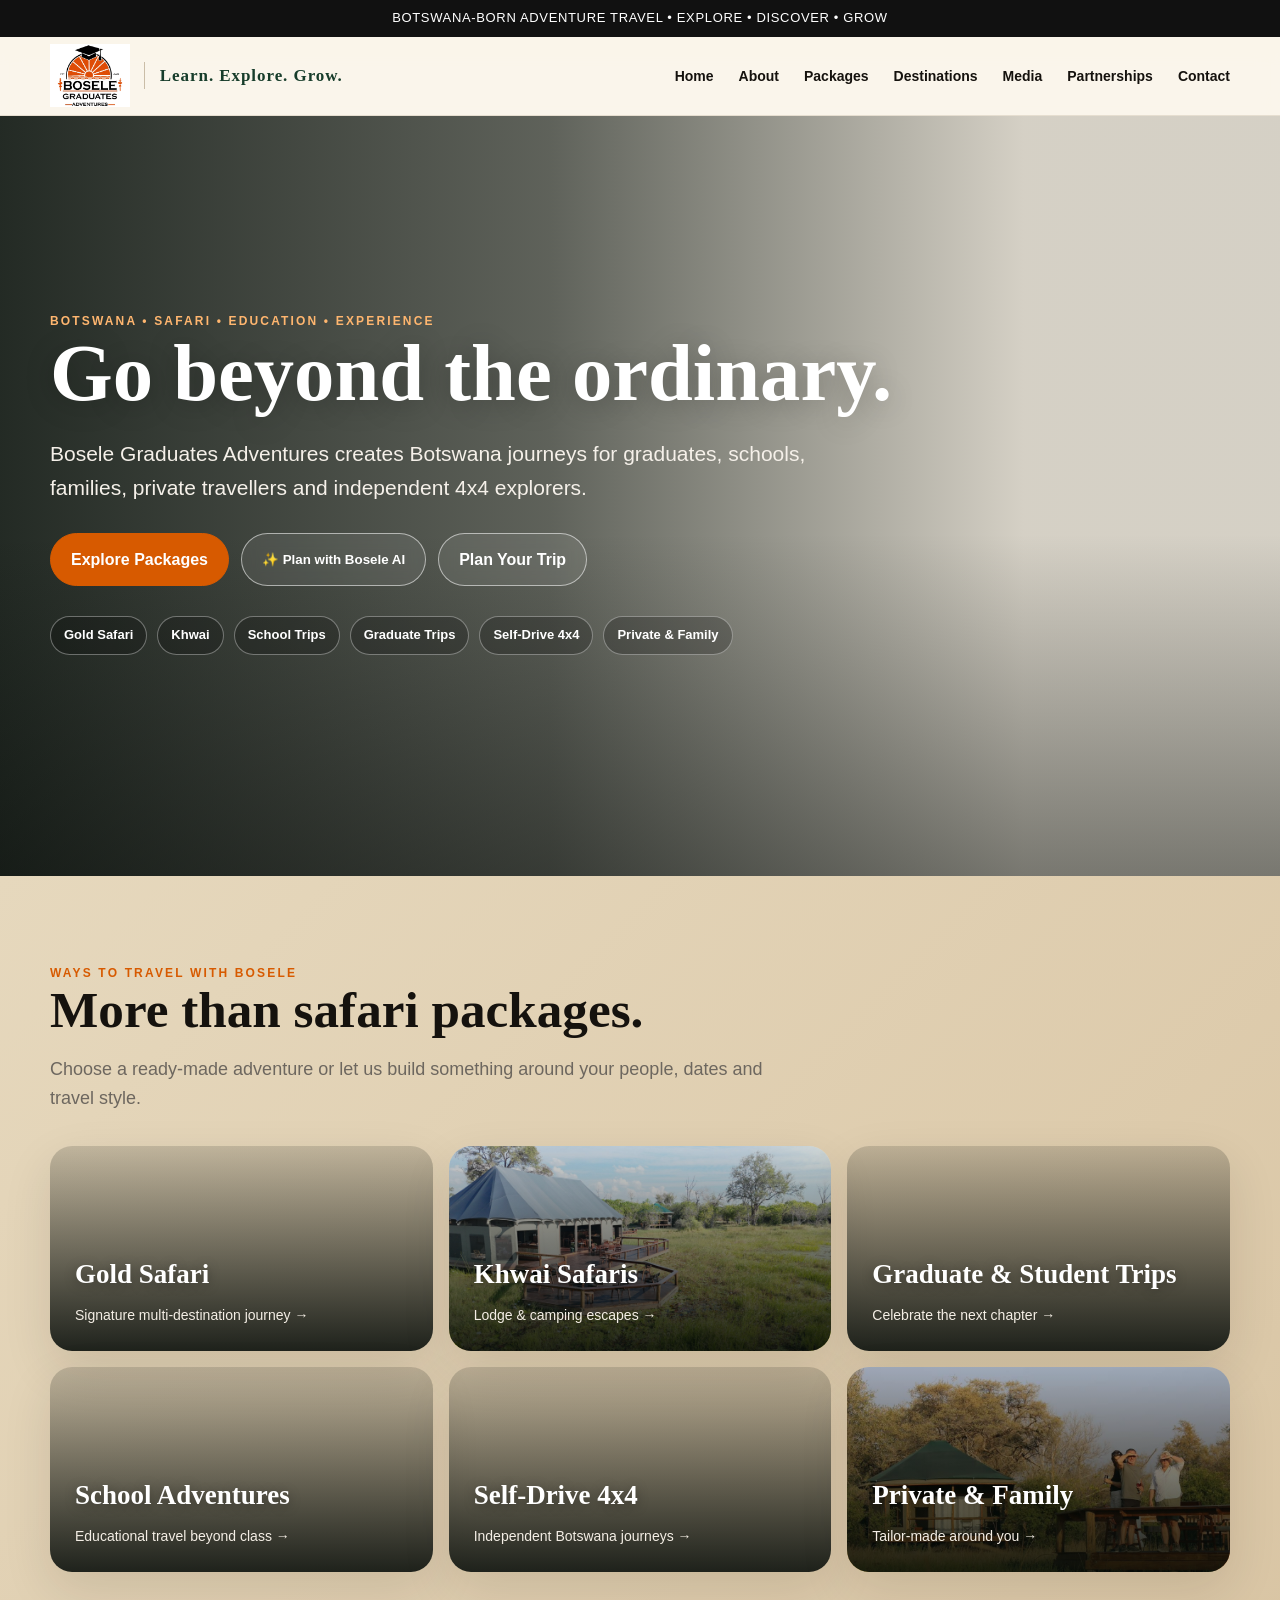
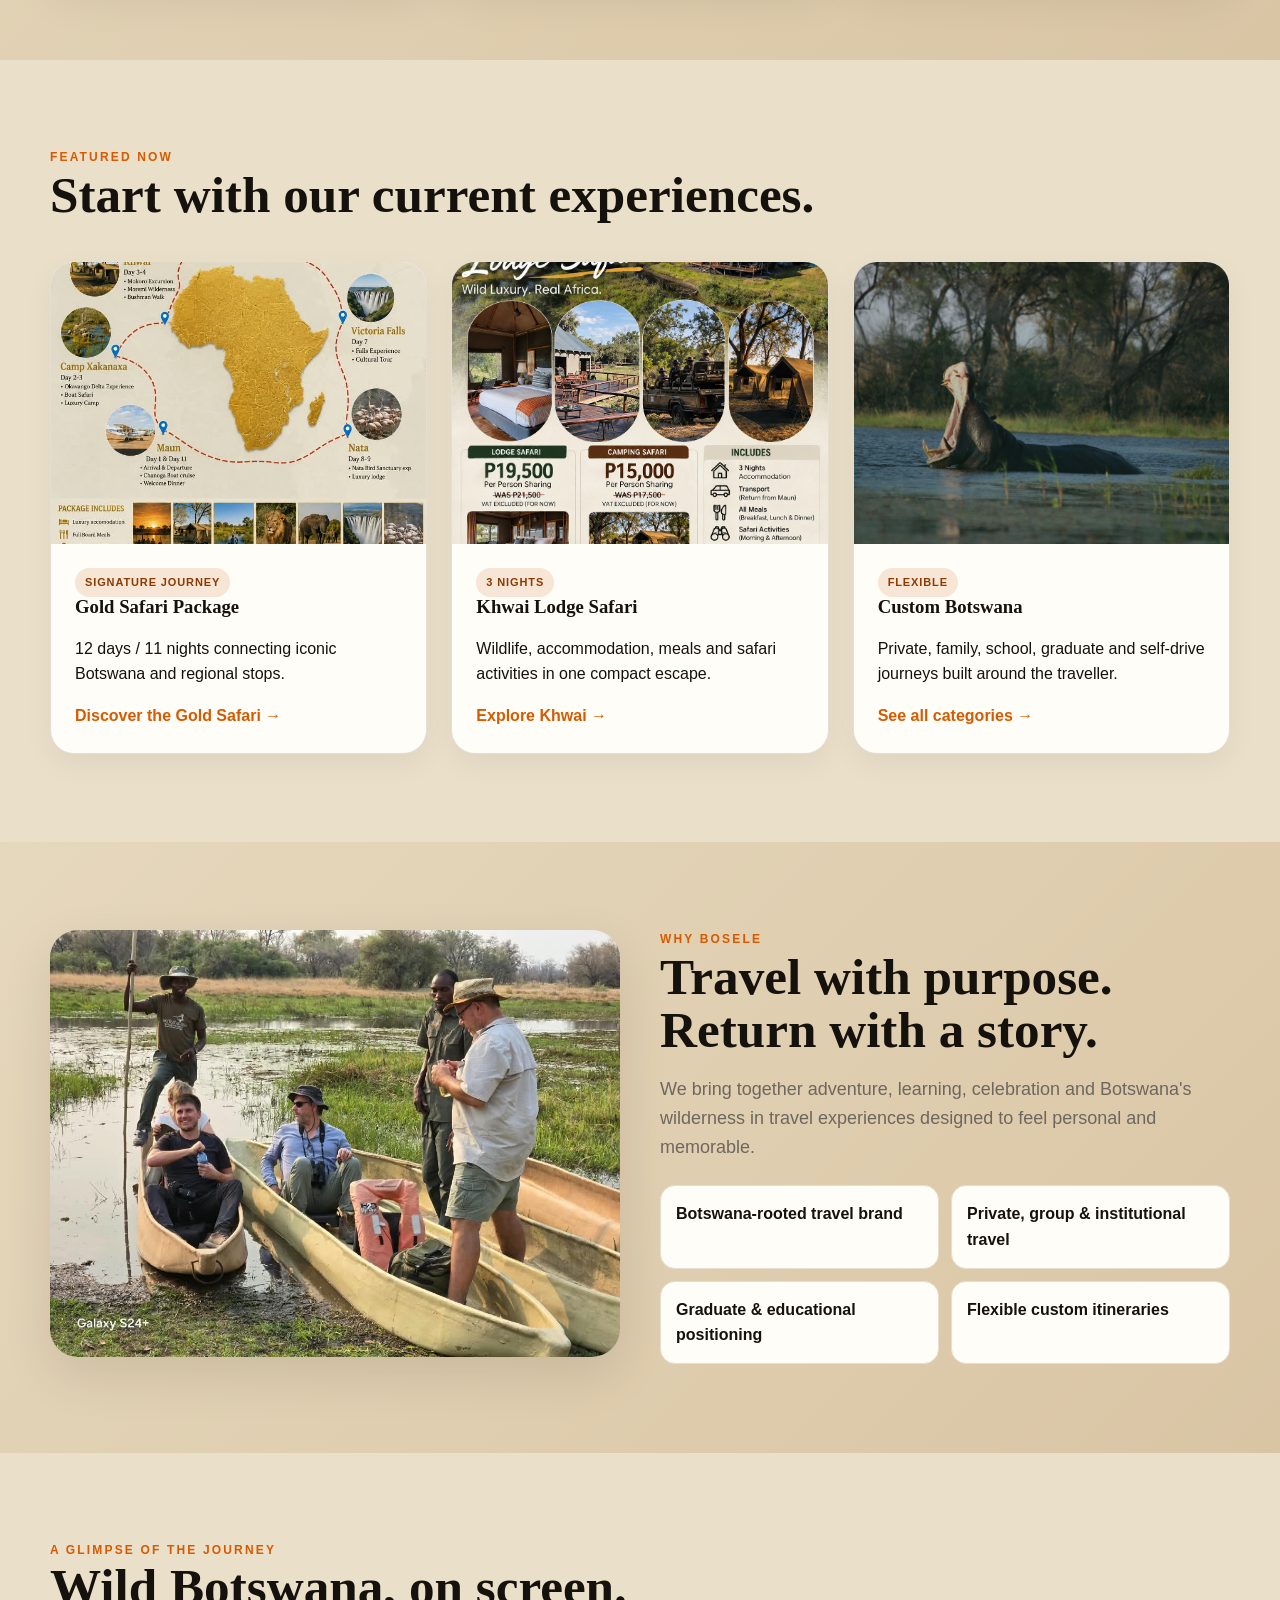
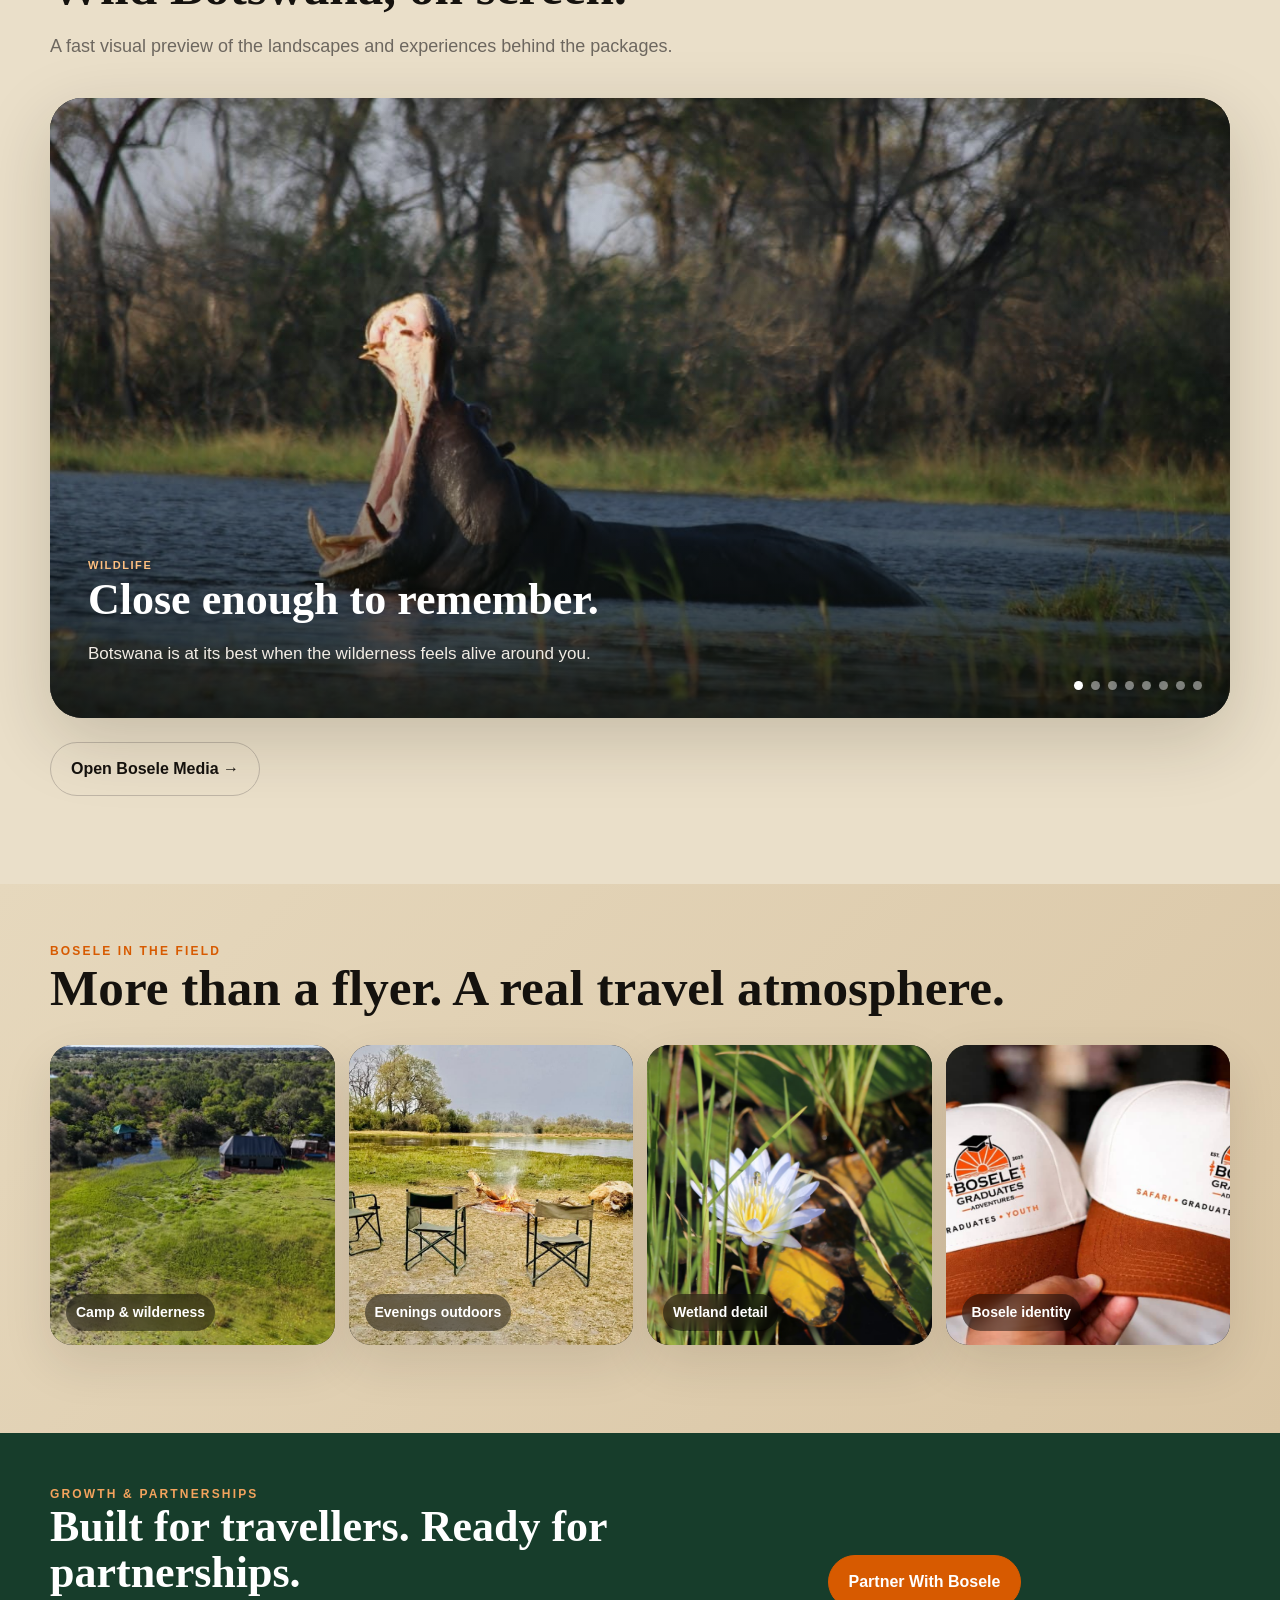
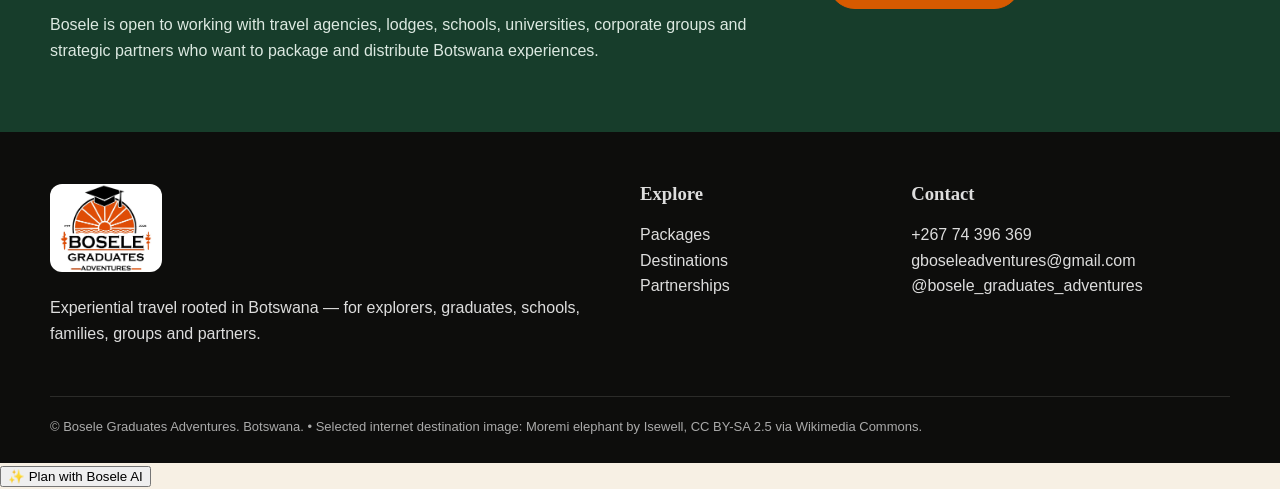
<file: index.html>
<!DOCTYPE html>

<html lang="en"><head><meta name="google-site-verification" content="zgQjrzWlIJ2QdqrBLh4V-vSBddA6Wna9LKdbMLFAJdo" /><meta charset="utf-8"/><meta content="width=device-width,initial-scale=1" name="viewport"/><title>Bosele Graduates Adventures | Botswana Safari &amp; Adventure Travel</title><meta content="Botswana safari, graduate, school, self-drive and private travel experiences by Bosele Graduates Adventures." name="description"/><link href="styles.css" rel="stylesheet"/></head><body><div class="topbar">BOTSWANA-BORN ADVENTURE TRAVEL • EXPLORE • DISCOVER • GROW</div><header class="site-header"><div class="wrap nav"><a class="brand" href="index.html"><img alt="Bosele Graduates Adventures" src="assets/logo.jpeg"/><span class="brand-tagline">Learn. Explore. Grow.</span></a><button aria-controls="site-menu" aria-expanded="false" aria-label="Open navigation" class="nav-toggle" type="button"><span></span><span></span><span></span></button><nav class="navlinks" id="site-menu"><a href="index.html">Home</a><a href="about.html">About</a><a href="packages.html">Packages</a><a href="destinations.html">Destinations</a><a href="gallery.html">Media</a><a href="partnerships.html">Partnerships</a><a href="contact.html">Contact</a><a class="nav-cta" href="contact.html">Enquire / Book</a></nav></div></header><main><section class="home-hero"><div class="home-hero-bg"></div><div class="wrap hero-content"><div class="eyebrow light">Botswana • Safari • Education • Experience</div><h1>Go beyond the ordinary.</h1><p>Bosele Graduates Adventures creates Botswana journeys for graduates, schools, families, private travellers and independent 4x4 explorers.</p><div class="hero-actions"><a class="btn" href="packages.html">Explore Packages</a><button class="btn ghost-light" type="button" id="hero-bosele-ai-button">✨ Plan with Bosele AI</button><a class="btn ghost-light" href="contact.html">Plan Your Trip</a></div><div class="hero-pills"><span>Gold Safari</span><span>Khwai</span><span>School Trips</span><span>Graduate Trips</span><span>Self-Drive 4x4</span><span>Private &amp; Family</span></div></div></section>
<section class="section khaki"><div class="wrap"><div class="eyebrow">Ways to travel with Bosele</div><h2>More than safari packages.</h2><p class="lead">Choose a ready-made adventure or let us build something around your people, dates and travel style.</p><div class="home-category-grid"><a class="home-cat" href="packages.html#gold"><strong>Gold Safari</strong><span>Signature multi-destination journey →</span></a><a class="home-cat" href="packages.html#khwai"><strong>Khwai Safaris</strong><span>Lodge &amp; camping escapes →</span></a><a class="home-cat" href="packages.html#graduates"><strong>Graduate &amp; Student Trips</strong><span>Celebrate the next chapter →</span></a><a class="home-cat" href="packages.html#schools"><strong>School Adventures</strong><span>Educational travel beyond class →</span></a><a class="home-cat" href="packages.html#selfdrive"><strong>Self-Drive 4x4</strong><span>Independent Botswana journeys →</span></a><a class="home-cat" href="packages.html#private"><strong>Private &amp; Family</strong><span>Tailor-made around you →</span></a></div></div></section>
<section class="section soft"><div class="wrap"><div class="eyebrow">Featured now</div><h2>Start with our current experiences.</h2><div class="cards"><article class="card premium-card"><div class="card-media"><img alt="Gold Safari" src="assets/gold-safari.jpeg"/></div><div class="card-body"><span class="tag">Signature Journey</span><h3>Gold Safari Package</h3><p>12 days / 11 nights connecting iconic Botswana and regional stops.</p><a class="text-link" href="packages.html#gold">Discover the Gold Safari →</a></div></article><article class="card premium-card"><div class="card-media"><img alt="Khwai Safari" src="assets/khwai-safari.jpeg"/></div><div class="card-body"><span class="tag">3 Nights</span><h3>Khwai Lodge Safari</h3><p>Wildlife, accommodation, meals and safari activities in one compact escape.</p><a class="text-link" href="packages.html#khwai">Explore Khwai →</a></div></article><article class="card premium-card"><div class="wildlife-card-media"></div><div class="card-body"><span class="tag">Flexible</span><h3>Custom Botswana</h3><p>Private, family, school, graduate and self-drive journeys built around the traveller.</p><a class="text-link" href="packages.html">See all categories →</a></div></article></div></div></section>
<section class="section khaki"><div class="wrap feature-grid"><div><img alt="Guests exploring Botswana wetlands by mokoro with Bosele-style safari atmosphere" src="assets/mokoro-guests.jpg"/></div><div><div class="eyebrow">Why Bosele</div><h2>Travel with purpose. Return with a story.</h2><p class="lead">We bring together adventure, learning, celebration and Botswana's wilderness in travel experiences designed to feel personal and memorable.</p><div class="ticks"><div class="tick">Botswana-rooted travel brand</div><div class="tick">Private, group &amp; institutional travel</div><div class="tick">Graduate &amp; educational positioning</div><div class="tick">Flexible custom itineraries</div></div></div></div></section>
<section class="section soft"><div class="wrap"><div class="eyebrow">A glimpse of the journey</div><h2>Wild Botswana, on screen.</h2><p class="lead">A fast visual preview of the landscapes and experiences behind the packages.</p><div class="showcase" data-showcase=""><div class="showcase-slide active" style="background-image:url('assets/hippo.jpg')"><div class="showcase-caption"><span class="mini">Wildlife</span><h3>Close enough to remember.</h3><p>Botswana is at its best when the wilderness feels alive around you.</p></div></div><div class="showcase-slide" style="background-image:url('assets/wild-sunset.jpg')"><div class="showcase-caption"><span class="mini">Golden Hour</span><h3>Stay for the sunset.</h3><p>Quiet water, warm skies and the kind of evening that needs no filter.</p></div></div><div class="showcase-slide" style="background-image:url('assets/mokoro-guests.jpg')"><div class="showcase-caption"><span class="mini">Water Experience</span><h3>See the Delta differently.</h3><p>Mokoro journeys bring travellers closer to the waterways, birdlife and calm of the Okavango.</p></div></div><div class="showcase-slide" style="background-image:url('assets/aerial-lodge.jpg')"><div class="showcase-caption"><span class="mini">Safari Stay</span><h3>Wake up inside the landscape.</h3><p>Lodge and camp stays designed to keep the wilderness at the centre of the experience.</p></div></div><div class="showcase-slide" style="background-image:url('assets/delta-sunset.jpg')"><div class="showcase-caption"><span class="mini">From Above</span><h3>Follow the water.</h3><p>Aerial perspectives reveal the scale and beauty of Botswana’s wetland landscapes.</p></div></div><div class="showcase-slide" style="background-image:url('assets/lodge-guests.jpg')"><div class="showcase-caption"><span class="mini">Shared Moments</span><h3>Travel becomes a story.</h3><p>Bosele is about the people you travel with as much as the places you reach.</p></div></div><div class="showcase-slide" style="background-image:url('https://images.unsplash.com/photo-1567896079745-b0b7e5a47679?auto=format&amp;fit=crop&amp;fm=jpg&amp;ixid=M3wxMjA3fDB8MHxwaG90by1wYWdlfHx8fGVufDB8fHx8fA%3D%3D&amp;ixlib=rb-4.1.0&amp;q=60&amp;w=3000')"><div class="showcase-caption"><span class="mini">Botswana Sunset</span><h3>Wild horizons, unforgettable endings.</h3><p>Elephants at sunset capture the scale and emotion behind a Southern African safari.</p></div></div><div class="showcase-slide" style="background-image:url('https://travelersidea.com/wp-content/uploads/2024/03/Victoria-Falls-Zambia-Witnessing-the-Power-of-Nature.jpg')"><div class="showcase-caption"><span class="mini">Regional Extension</span><h3>Add the roar of Victoria Falls.</h3><p>Combine Botswana with a dramatic Victoria Falls extension for a bigger regional journey.</p></div></div><div class="showcase-dots"><span class="showcase-dot active"></span><span class="showcase-dot"></span><span class="showcase-dot"></span><span class="showcase-dot"></span><span class="showcase-dot"></span><span class="showcase-dot"></span><span class="showcase-dot"></span><span class="showcase-dot"></span></div></div><div style="margin-top:24px"><a class="btn alt" href="gallery.html">Open Bosele Media →</a></div></div></section><section class="section visual-strip-section khaki"><div class="wrap"><div class="eyebrow">Bosele in the field</div><h2>More than a flyer. A real travel atmosphere.</h2><div class="visual-strip"><figure><img alt="Safari camp from above" src="assets/aerial-camp.jpg"/><figcaption>Camp &amp; wilderness</figcaption></figure><figure><img alt="Safari campfire setup" src="assets/campfire.jpg"/><figcaption>Evenings outdoors</figcaption></figure><figure><img alt="Water lily in Botswana wetlands" src="assets/waterlily.jpg"/><figcaption>Wetland detail</figcaption></figure><figure><img alt="Bosele Graduates Adventures branded caps" src="assets/merch-caps.jpg"/><figcaption>Bosele identity</figcaption></figure></div></div></section><section class="band"><div class="wrap band-grid"><div><div class="eyebrow" style="color:#f3a35d">Growth &amp; partnerships</div><h2>Built for travellers. Ready for partnerships.</h2><p>Bosele is open to working with travel agencies, lodges, schools, universities, corporate groups and strategic partners who want to package and distribute Botswana experiences.</p></div><div><a class="btn" href="partnerships.html">Partner With Bosele</a></div></div></section></main><footer class="footer"><div class="wrap"><div class="footer-grid"><div><img alt="Bosele logo" src="assets/logo.jpeg"/><p>Experiential travel rooted in Botswana — for explorers, graduates, schools, families, groups and partners.</p></div><div><h3>Explore</h3><p><a href="packages.html">Packages</a><br/><a href="destinations.html">Destinations</a><br/><a href="partnerships.html">Partnerships</a></p></div><div><h3>Contact</h3><p>+267 74 396 369<br/><a href="mailto:gboseleadventures@gmail.com">gboseleadventures@gmail.com</a><br/>@bosele_graduates_adventures</p></div></div><div class="footer-bottom">© <span data-year=""></span> Bosele Graduates Adventures. Botswana.</div></div></footer><script src="script.js"></script></body></html>
</file>
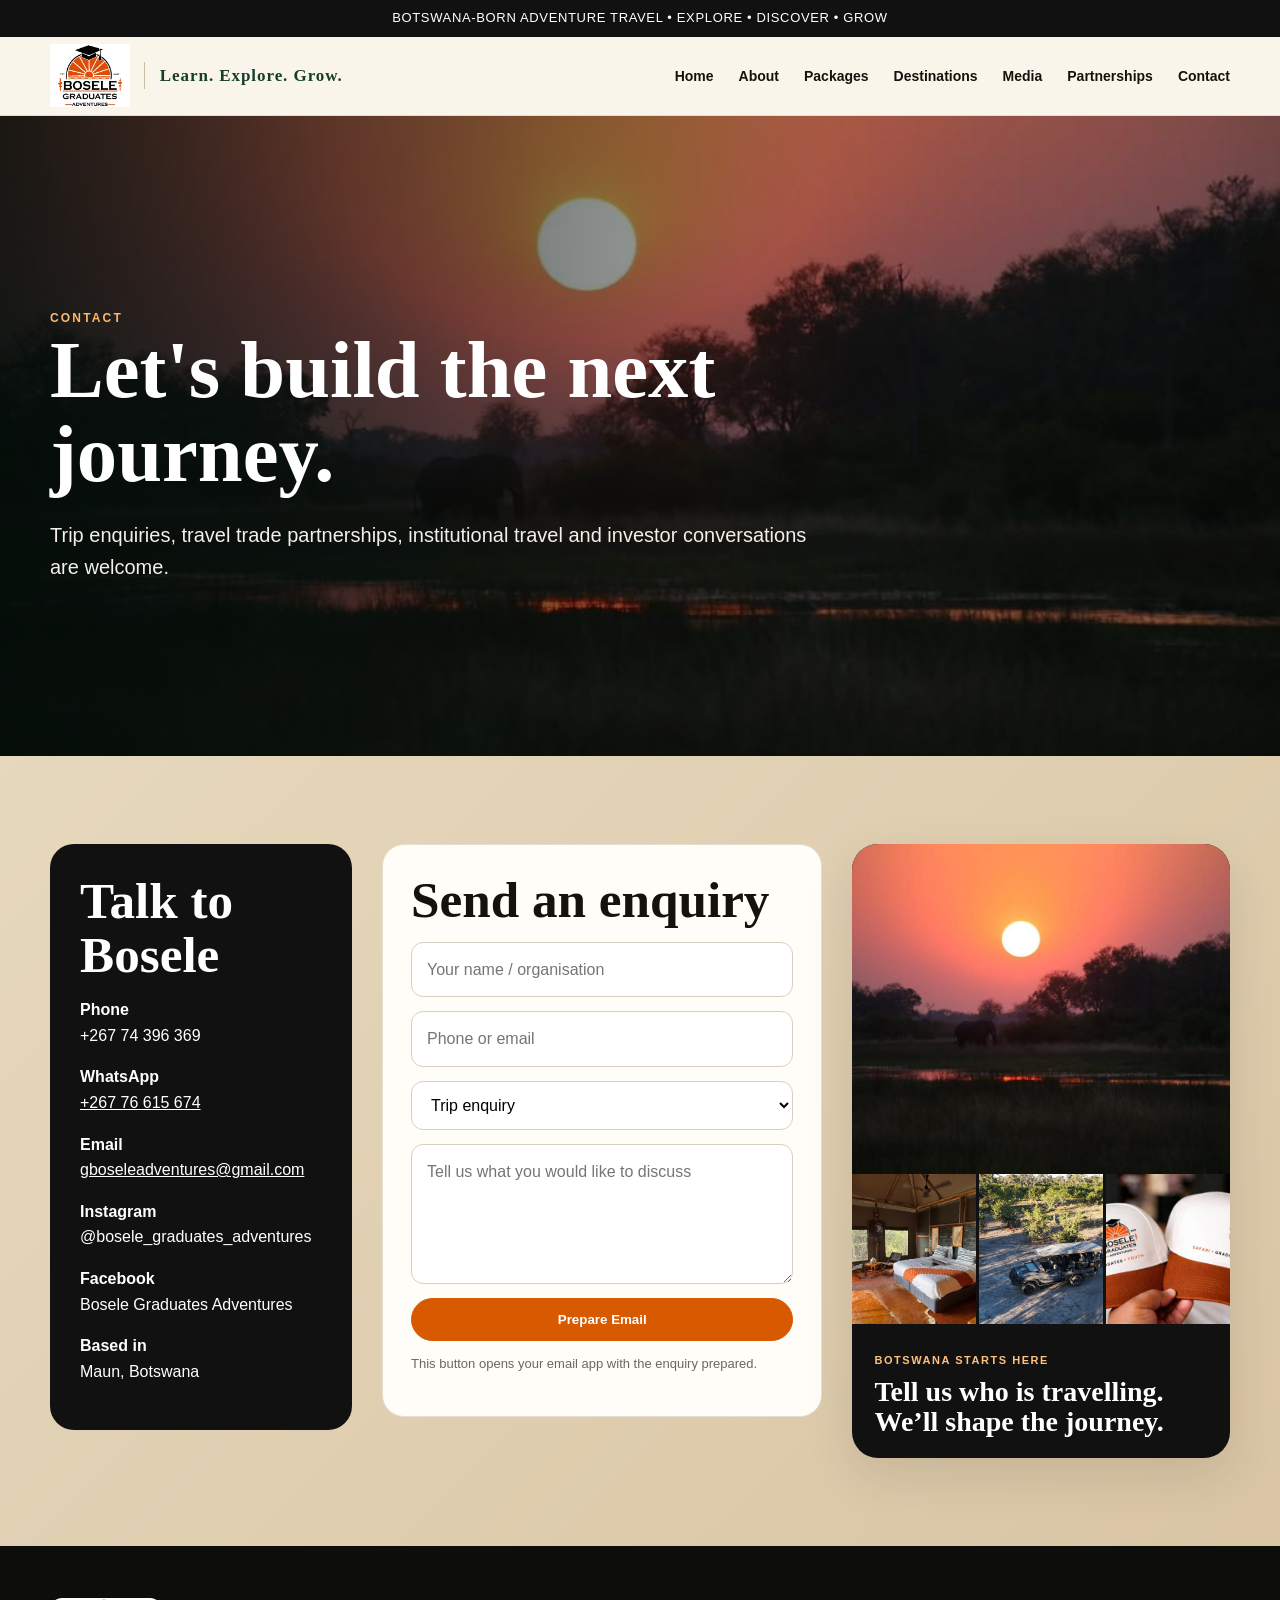
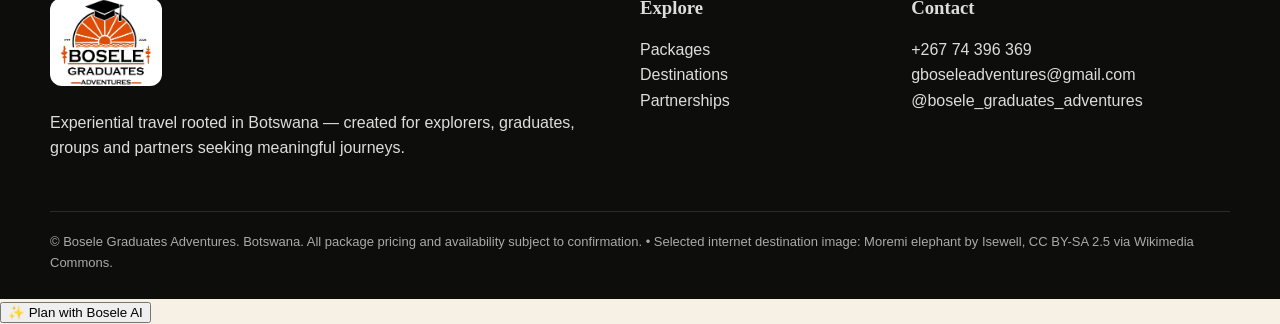
<file: contact.html>
<!DOCTYPE html>

<html lang="en"><head><meta charset="utf-8"/><meta content="width=device-width,initial-scale=1" name="viewport"/><title>Contact | Bosele Graduates Adventures</title><meta content="Bosele Graduates Adventures — Botswana adventure travel experiences." name="description"/><link href="styles.css" rel="stylesheet"/></head><body><div class="topbar">BOTSWANA-BORN ADVENTURE TRAVEL • EXPLORE • DISCOVER • GROW</div><header class="site-header"><div class="wrap nav"><a class="brand" href="index.html"><img alt="Bosele Graduates Adventures" src="assets/logo.jpeg"/><span class="brand-tagline">Learn. Explore. Grow.</span></a><button aria-controls="site-menu" aria-expanded="false" aria-label="Open navigation" class="nav-toggle" type="button"><span></span><span></span><span></span></button><nav class="navlinks" id="site-menu"><a href="index.html">Home</a><a href="about.html">About</a><a href="packages.html">Packages</a><a href="destinations.html">Destinations</a><a href="gallery.html">Media</a><a href="partnerships.html">Partnerships</a><a href="contact.html">Contact</a><a class="nav-cta" href="contact.html">Enquire / Book</a></nav></div></header><main><section class="visual-hero contact-hero"><div class="wrap"><div class="eyebrow light">Contact</div><h1>Let's build the next journey.</h1><p class="lead">Trip enquiries, travel trade partnerships, institutional travel and investor conversations are welcome.</p></div></section><section class="section khaki"><div class="wrap contact-grid"><div class="contact-card"><h2>Talk to Bosele</h2><p><strong>Phone</strong><br/>+267 74 396 369</p><p><strong>WhatsApp</strong><br/><a href="https://wa.me/26776615674">+267 76 615 674</a></p><p><strong>Email</strong><br/><a href="mailto:gboseleadventures@gmail.com">gboseleadventures@gmail.com</a></p><p><strong>Instagram</strong><br/>@bosele_graduates_adventures</p><p><strong>Facebook</strong><br/>Bosele Graduates Adventures</p><p><strong>Based in</strong><br/>Maun, Botswana</p></div><div class="panel"><h2>Send an enquiry</h2><form class="form" data-mail=""><input name="name" placeholder="Your name / organisation" required=""/><input name="contact" placeholder="Phone or email" required=""/><select name="interest"><option>Trip enquiry</option><option>Travel agency partnership</option><option>School / university travel</option><option>Corporate / group travel</option><option>Investor / strategic partnership</option></select><textarea name="message" placeholder="Tell us what you would like to discuss"></textarea><button class="btn" type="submit">Prepare Email</button></form><p class="small">This button opens your email app with the enquiry prepared.</p></div><div class="contact-visual"><img alt="Botswana safari sunset" src="assets/wild-sunset.jpg"/><div class="contact-visual-small"><img alt="Safari lodge room" src="assets/lodge-room.jpg"/><img alt="Safari vehicle in Botswana" src="assets/safari-road.jpg"/><img alt="Bosele branded safari caps" src="assets/merch-caps.jpg"/></div><div class="contact-visual-copy"><span class="mini">Botswana starts here</span><h3>Tell us who is travelling. We’ll shape the journey.</h3></div></div></div></section></main><footer class="footer"><div class="wrap"><div class="footer-grid"><div><img alt="Bosele logo" src="assets/logo.jpeg"/><p>Experiential travel rooted in Botswana — created for explorers, graduates, groups and partners seeking meaningful journeys.</p></div><div><h3>Explore</h3><p><a href="packages.html">Packages</a><br/><a href="destinations.html">Destinations</a><br/><a href="partnerships.html">Partnerships</a></p></div><div><h3>Contact</h3><p>+267 74 396 369<br/><a href="mailto:gboseleadventures@gmail.com">gboseleadventures@gmail.com</a><br/>@bosele_graduates_adventures</p></div></div><div class="footer-bottom">© <span data-year=""></span> Bosele Graduates Adventures. Botswana. All package pricing and availability subject to confirmation.</div></div></footer><script src="script.js"></script></body></html>
</file>
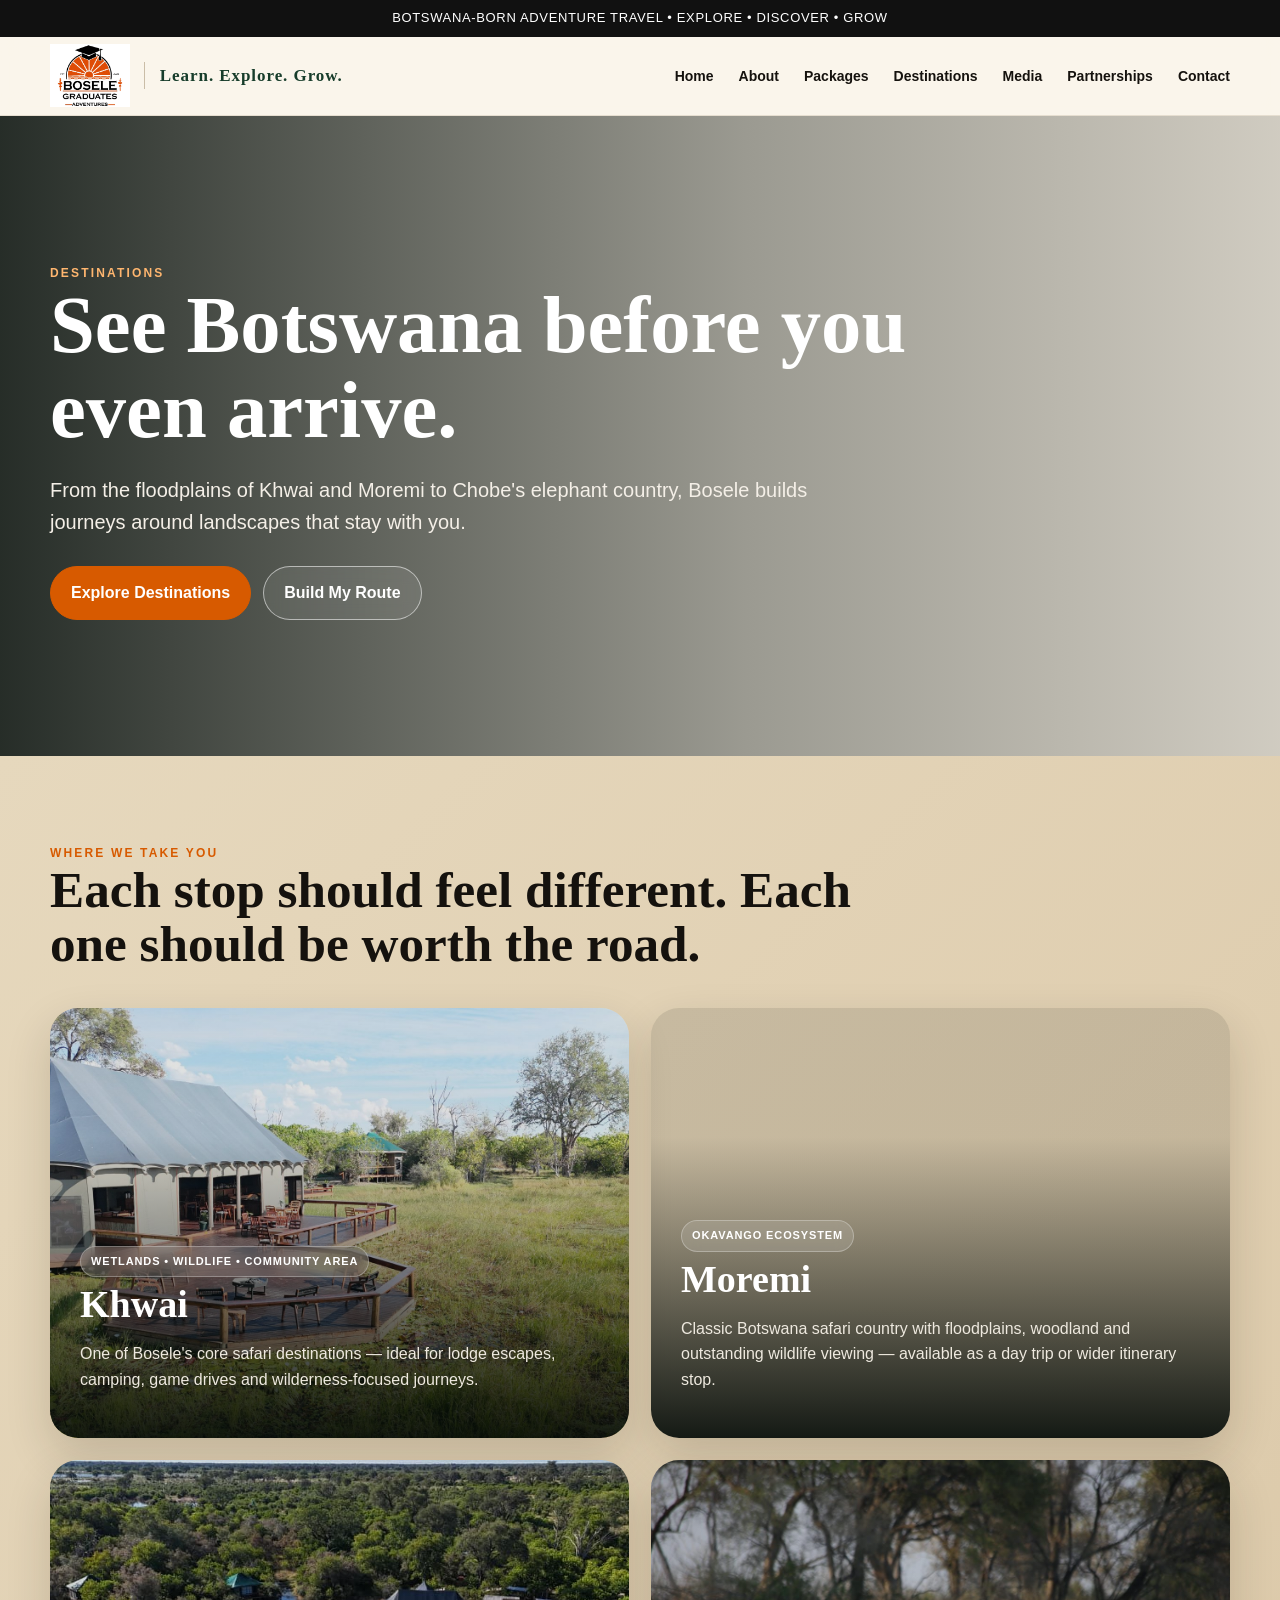
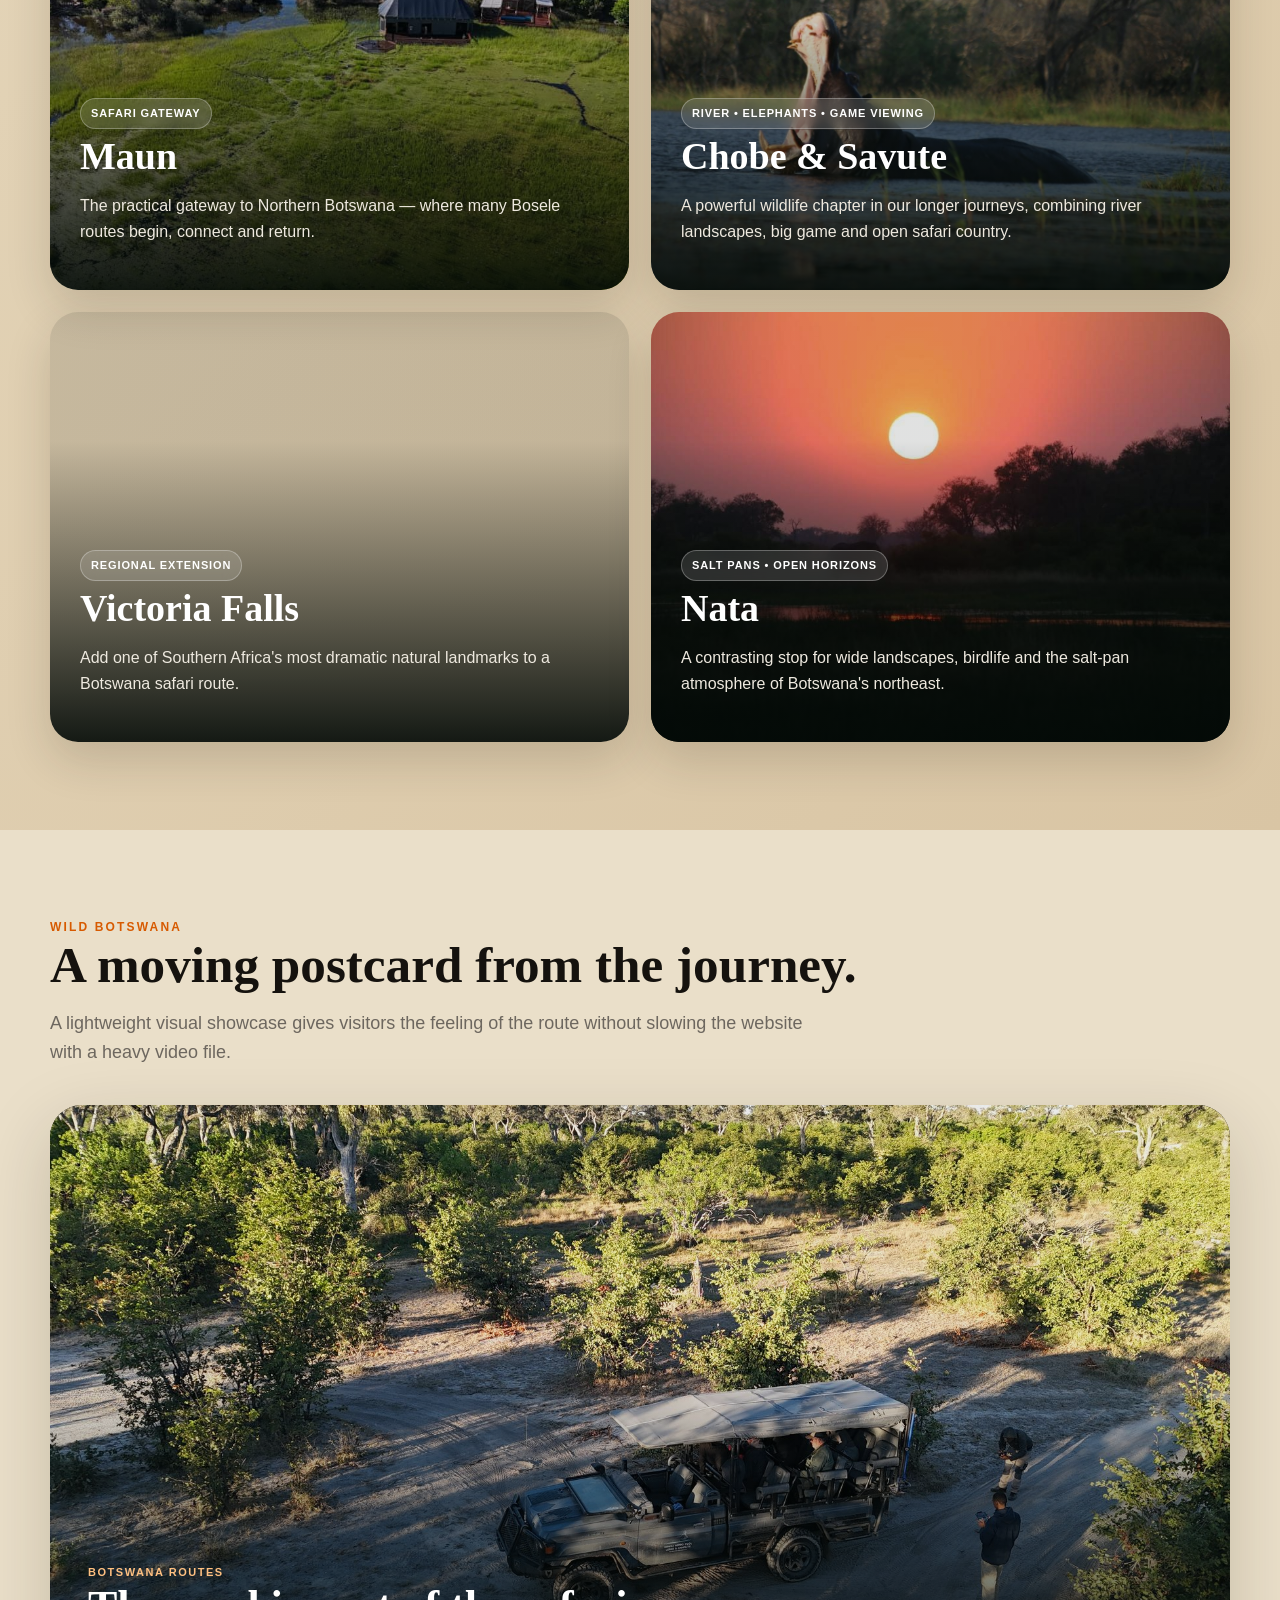
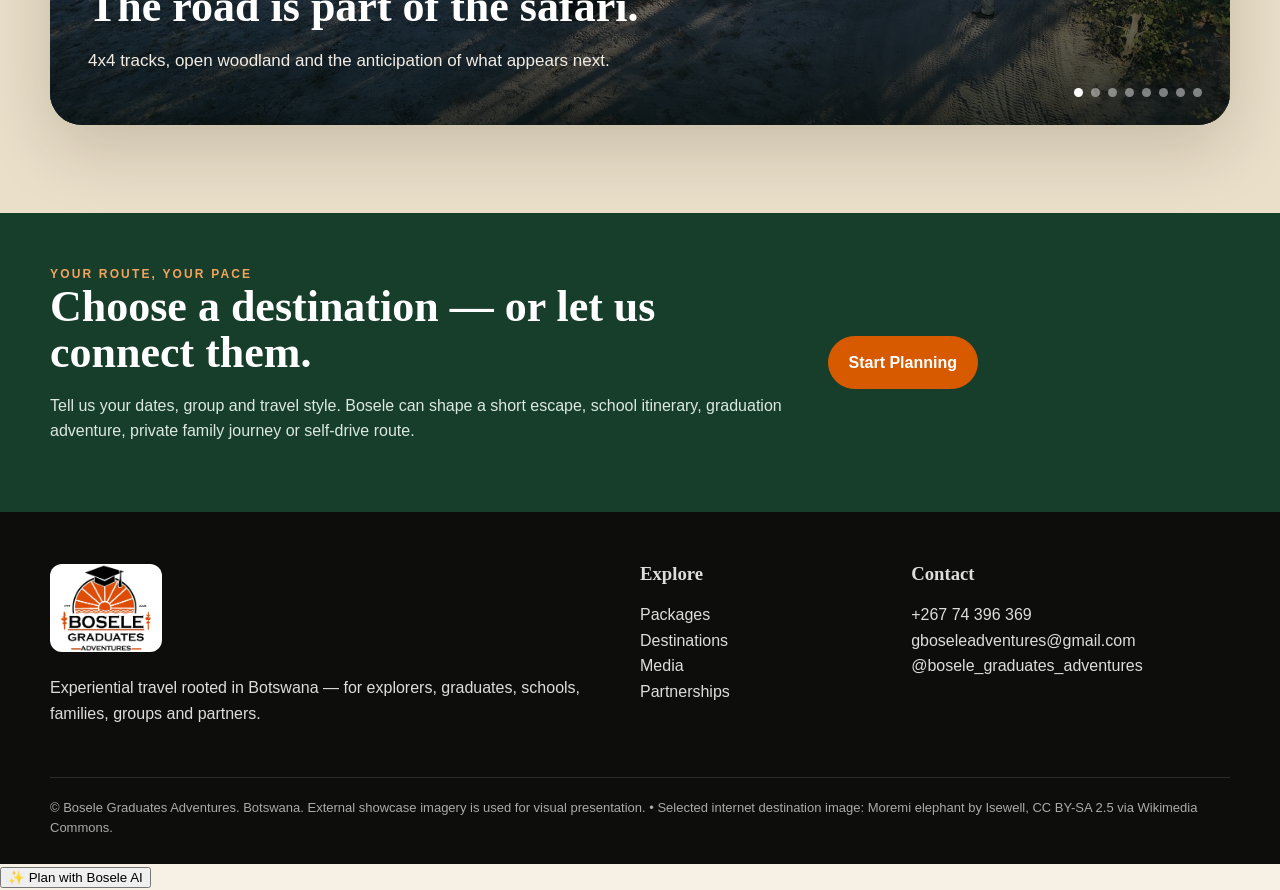
<file: destinations.html>
<!DOCTYPE html>

<html lang="en"><head><meta charset="utf-8"/><meta content="width=device-width,initial-scale=1" name="viewport"/><title>Destinations | Bosele Graduates Adventures</title><meta content="Explore Khwai, Moremi, Maun, Chobe, Victoria Falls and Nata with Bosele Graduates Adventures." name="description"/><link href="styles.css" rel="stylesheet"/></head><body><div class="topbar">BOTSWANA-BORN ADVENTURE TRAVEL • EXPLORE • DISCOVER • GROW</div><header class="site-header"><div class="wrap nav"><a class="brand" href="index.html"><img alt="Bosele Graduates Adventures" src="assets/logo.jpeg"/><span class="brand-tagline">Learn. Explore. Grow.</span></a><button aria-controls="site-menu" aria-expanded="false" aria-label="Open navigation" class="nav-toggle" type="button"><span></span><span></span><span></span></button><nav class="navlinks" id="site-menu"><a href="index.html">Home</a><a href="about.html">About</a><a href="packages.html">Packages</a><a href="destinations.html">Destinations</a><a href="gallery.html">Media</a><a href="partnerships.html">Partnerships</a><a href="contact.html">Contact</a><a class="nav-cta" href="contact.html">Enquire / Book</a></nav></div></header><main>
<section class="visual-hero dest-hero"><div class="wrap"><div class="eyebrow light">Destinations</div><h1>See Botswana before you even arrive.</h1><p>From the floodplains of Khwai and Moremi to Chobe's elephant country, Bosele builds journeys around landscapes that stay with you.</p><div class="hero-actions"><a class="btn" href="#destinations">Explore Destinations</a><a class="btn ghost-light" href="contact.html">Build My Route</a></div></div></section>
<section class="section khaki" id="destinations"><div class="wrap"><div class="eyebrow">Where we take you</div><h2 class="soft-title">Each stop should feel different. Each one should be worth the road.</h2><div class="destination-grid">
<article class="destination-card dest-khwai"><div class="destination-content"><span class="tag">Wetlands • Wildlife • Community Area</span><h3>Khwai</h3><p>One of Bosele's core safari destinations — ideal for lodge escapes, camping, game drives and wilderness-focused journeys.</p></div></article>
<article class="destination-card dest-moremi"><div class="destination-content"><span class="tag">Okavango Ecosystem</span><h3>Moremi</h3><p>Classic Botswana safari country with floodplains, woodland and outstanding wildlife viewing — available as a day trip or wider itinerary stop.</p></div></article>
<article class="destination-card dest-maun"><div class="destination-content"><span class="tag">Safari Gateway</span><h3>Maun</h3><p>The practical gateway to Northern Botswana — where many Bosele routes begin, connect and return.</p></div></article>
<article class="destination-card dest-chobe"><div class="destination-content"><span class="tag">River • Elephants • Game Viewing</span><h3>Chobe &amp; Savute</h3><p>A powerful wildlife chapter in our longer journeys, combining river landscapes, big game and open safari country.</p></div></article>
<article class="destination-card dest-vic"><div class="destination-content"><span class="tag">Regional Extension</span><h3>Victoria Falls</h3><p>Add one of Southern Africa's most dramatic natural landmarks to a Botswana safari route.</p></div></article>
<article class="destination-card dest-nata"><div class="destination-content"><span class="tag">Salt Pans • Open Horizons</span><h3>Nata</h3><p>A contrasting stop for wide landscapes, birdlife and the salt-pan atmosphere of Botswana's northeast.</p></div></article>
</div></div></section>
<section class="section soft"><div class="wrap"><div class="eyebrow">Wild Botswana</div><h2>A moving postcard from the journey.</h2><p class="lead">A lightweight visual showcase gives visitors the feeling of the route without slowing the website with a heavy video file.</p><div class="showcase" data-showcase=""><div class="showcase-slide active" style="background-image:url('assets/safari-road.jpg')"><div class="showcase-caption"><span class="mini">Botswana Routes</span><h3>The road is part of the safari.</h3><p>4x4 tracks, open woodland and the anticipation of what appears next.</p></div></div><div class="showcase-slide" style="background-image:url('assets/hippo.jpg')"><div class="showcase-caption"><span class="mini">Wetlands</span><h3>Where water brings life.</h3><p>Hippos, birdlife and seasonal waterways shape northern Botswana.</p></div></div><div class="showcase-slide" style="background-image:url('assets/aerial-lodge.jpg')"><div class="showcase-caption"><span class="mini">Khwai</span><h3>Sleep close to the wild.</h3><p>Lodge and camp settings where the landscape stays part of every day.</p></div></div><div class="showcase-slide" style="background-image:url('assets/delta-sunset.jpg')"><div class="showcase-caption"><span class="mini">Okavango</span><h3>See the Delta from above.</h3><p>A wider perspective on one of Africa’s great wetland systems.</p></div></div><div class="showcase-slide" style="background-image:url('assets/wild-sunset.jpg')"><div class="showcase-caption"><span class="mini">Golden Hour</span><h3>Finish the day slowly.</h3><p>Safari evenings are part of the journey, not just the space between activities.</p></div></div><div class="showcase-slide" style="background-image:url('https://upload.wikimedia.org/wikipedia/commons/2/2a/Moremi_elephant.jpg')"><div class="showcase-caption"><span class="mini">Moremi</span><h3>Wildlife on the road.</h3><p>Moremi’s classic game-drive scenery brings wildlife and landscape together.</p></div></div><div class="showcase-slide" style="background-image:url('https://travelersidea.com/wp-content/uploads/2024/03/Victoria-Falls-Zambia-Witnessing-the-Power-of-Nature.jpg')"><div class="showcase-caption"><span class="mini">Victoria Falls</span><h3>Finish with something unforgettable.</h3><p>A regional extension adds one of Southern Africa’s most dramatic natural landmarks.</p></div></div><div class="showcase-slide" style="background-image:url('https://images.unsplash.com/photo-1567896079745-b0b7e5a47679?auto=format&amp;fit=crop&amp;fm=jpg&amp;ixid=M3wxMjA3fDB8MHxwaG90by1wYWdlfHx8fGVufDB8fHx8fA%3D%3D&amp;ixlib=rb-4.1.0&amp;q=60&amp;w=3000')"><div class="showcase-caption"><span class="mini">Golden Botswana</span><h3>The landscape changes by the hour.</h3><p>From open tracks to orange horizons, every day gives travellers a new scene.</p></div></div><div class="showcase-dots"><span class="showcase-dot active"></span><span class="showcase-dot"></span><span class="showcase-dot"></span><span class="showcase-dot"></span><span class="showcase-dot"></span><span class="showcase-dot"></span><span class="showcase-dot"></span><span class="showcase-dot"></span></div></div></div></section>
<section class="band"><div class="wrap band-grid"><div><div class="eyebrow" style="color:#f3a35d">Your route, your pace</div><h2>Choose a destination — or let us connect them.</h2><p>Tell us your dates, group and travel style. Bosele can shape a short escape, school itinerary, graduation adventure, private family journey or self-drive route.</p></div><div><a class="btn" href="contact.html">Start Planning</a></div></div></section></main>
<footer class="footer"><div class="wrap"><div class="footer-grid"><div><img alt="Bosele logo" src="assets/logo.jpeg"/><p>Experiential travel rooted in Botswana — for explorers, graduates, schools, families, groups and partners.</p></div><div><h3>Explore</h3><p><a href="packages.html">Packages</a><br/><a href="destinations.html">Destinations</a><br/><a href="gallery.html">Media</a><br/><a href="partnerships.html">Partnerships</a></p></div><div><h3>Contact</h3><p>+267 74 396 369<br/><a href="mailto:gboseleadventures@gmail.com">gboseleadventures@gmail.com</a><br/>@bosele_graduates_adventures</p></div></div><div class="footer-bottom">© <span data-year=""></span> Bosele Graduates Adventures. Botswana. External showcase imagery is used for visual presentation.</div></div></footer><script src="script.js"></script></body></html>
</file>
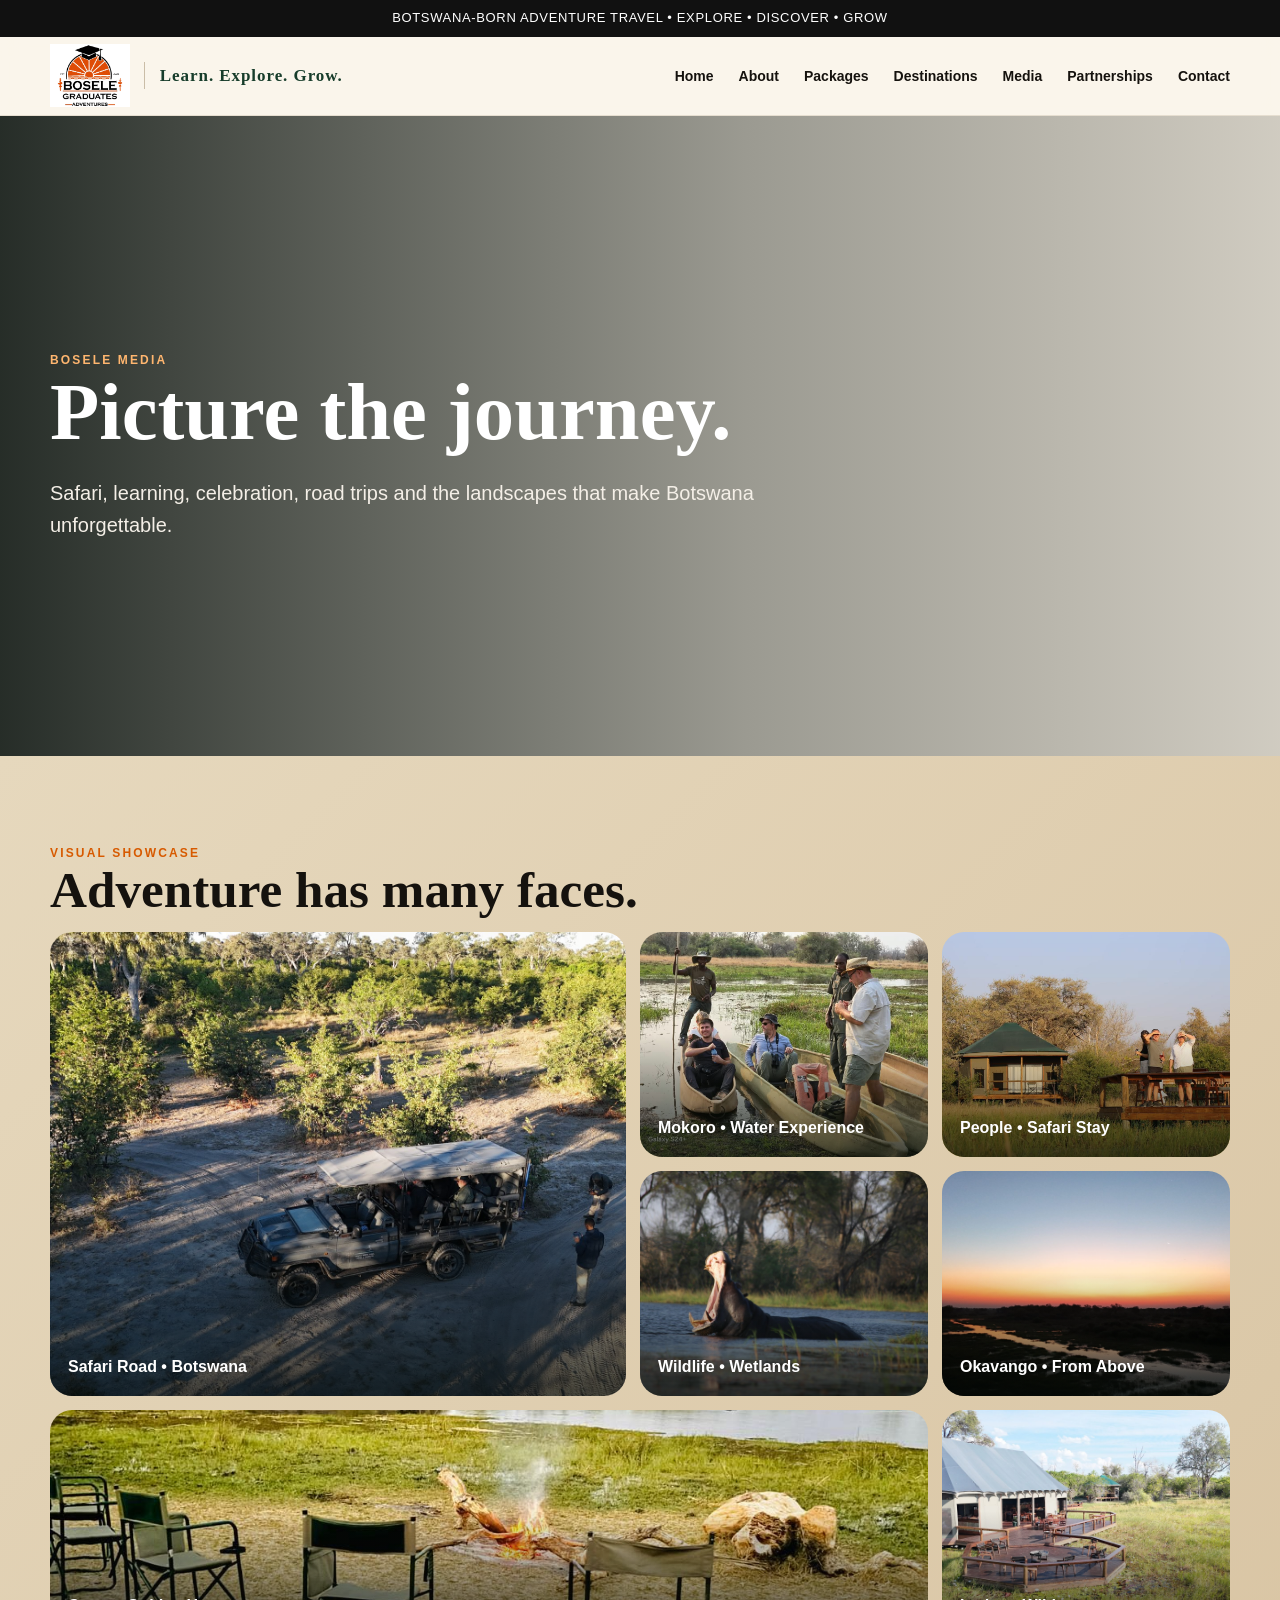
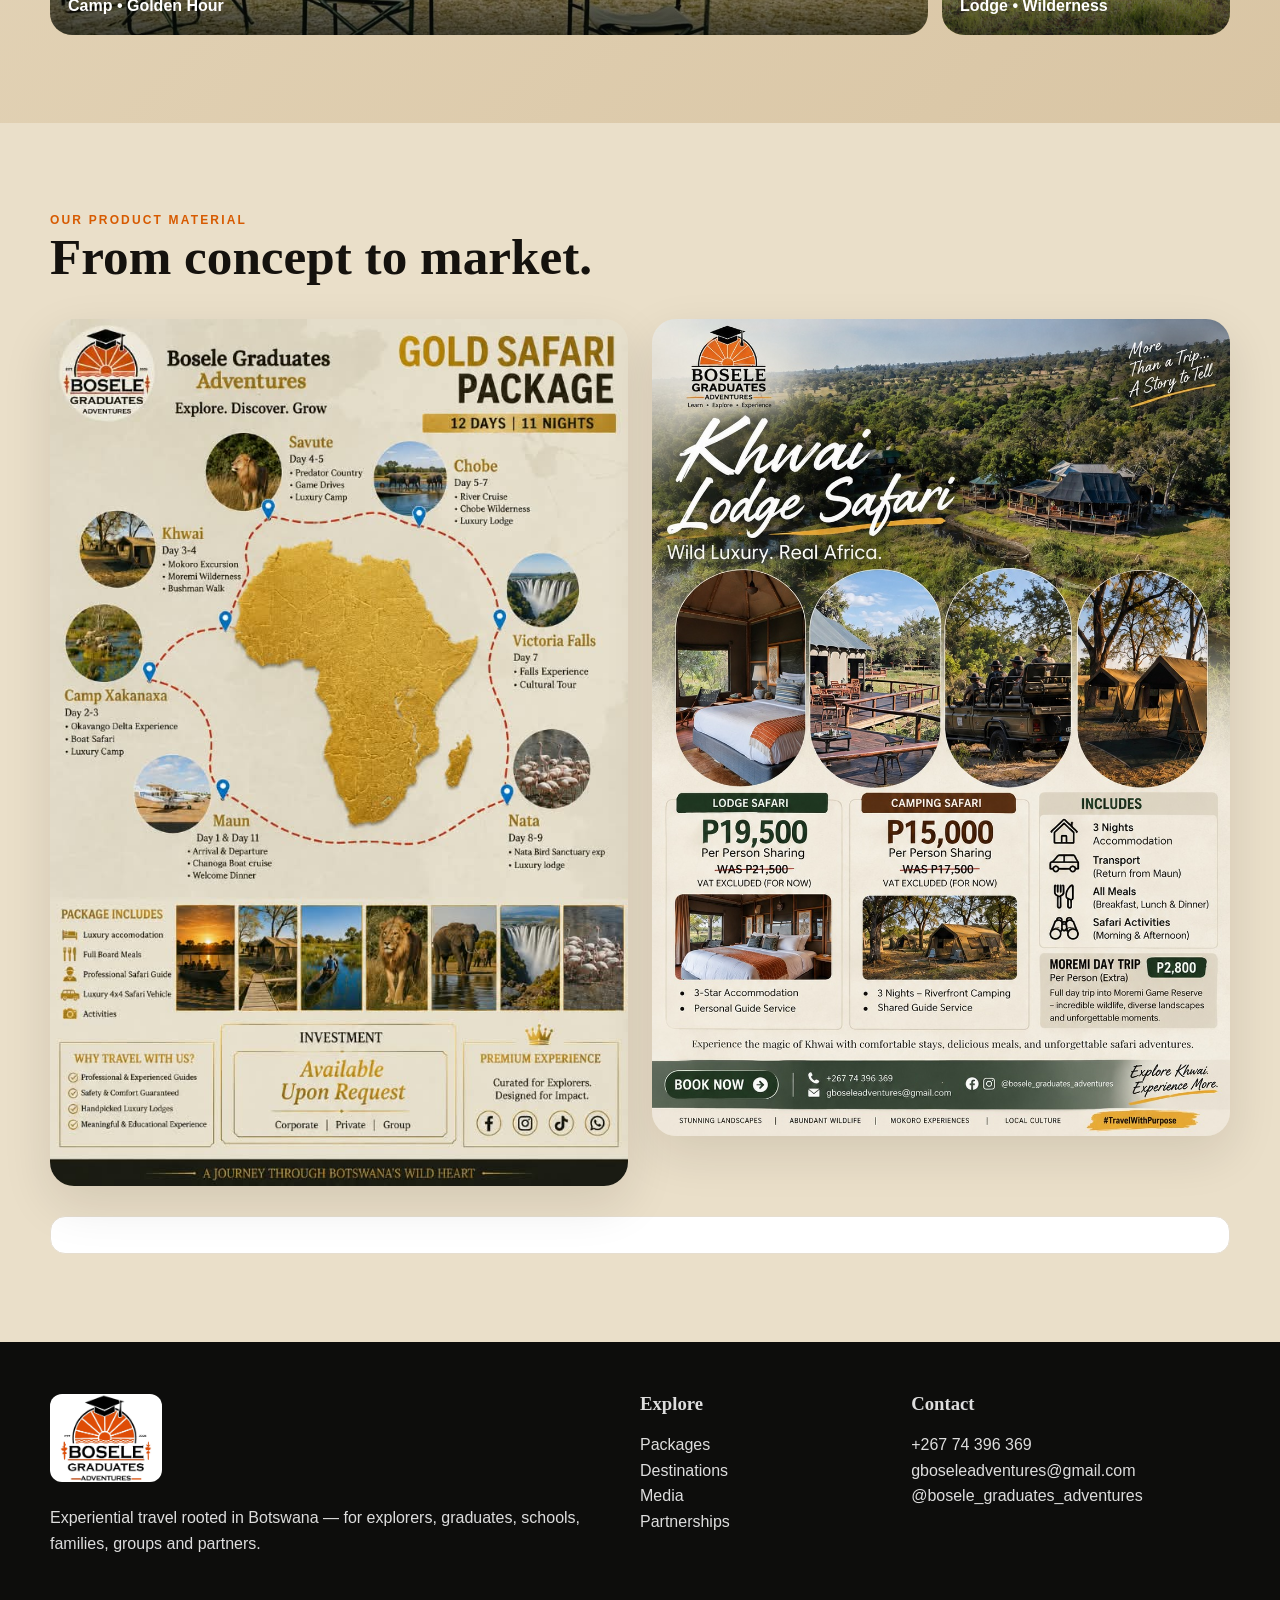
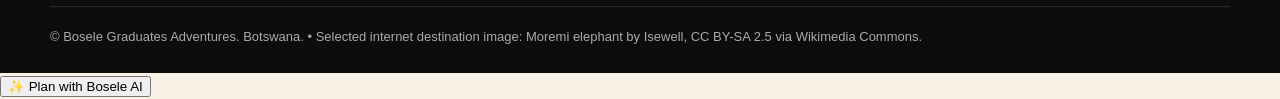
<file: gallery.html>
<!DOCTYPE html>

<html lang="en"><head><meta charset="utf-8"/><meta content="width=device-width,initial-scale=1" name="viewport"/><title>Media | Bosele Graduates Adventures</title><meta content="Bosele Graduates Adventures visual showcase — Botswana safari, school, graduate and private travel." name="description"/><link href="styles.css" rel="stylesheet"/></head><body><div class="topbar">BOTSWANA-BORN ADVENTURE TRAVEL • EXPLORE • DISCOVER • GROW</div><header class="site-header"><div class="wrap nav"><a class="brand" href="index.html"><img alt="Bosele Graduates Adventures" src="assets/logo.jpeg"/><span class="brand-tagline">Learn. Explore. Grow.</span></a><button aria-controls="site-menu" aria-expanded="false" aria-label="Open navigation" class="nav-toggle" type="button"><span></span><span></span><span></span></button><nav class="navlinks" id="site-menu"><a href="index.html">Home</a><a href="about.html">About</a><a href="packages.html">Packages</a><a href="destinations.html">Destinations</a><a href="gallery.html">Media</a><a href="partnerships.html">Partnerships</a><a href="contact.html">Contact</a><a class="nav-cta" href="contact.html">Enquire / Book</a></nav></div></header><main>
<section class="visual-hero media-hero"><div class="wrap"><div class="eyebrow light">Bosele Media</div><h1>Picture the journey.</h1><p>Safari, learning, celebration, road trips and the landscapes that make Botswana unforgettable.</p></div></section>
<section class="section khaki"><div class="wrap"><div class="eyebrow">Visual showcase</div><h2>Adventure has many faces.</h2><div class="media-mosaic"><div class="tile" style="background-image:url('assets/safari-road.jpg')"><span class="tile-label">Safari Road • Botswana</span></div><div class="tile" style="background-image:url('assets/mokoro-guests.jpg')"><span class="tile-label">Mokoro • Water Experience</span></div><div class="tile" style="background-image:url('assets/lodge-guests.jpg')"><span class="tile-label">People • Safari Stay</span></div><div class="tile" style="background-image:url('assets/hippo.jpg')"><span class="tile-label">Wildlife • Wetlands</span></div><div class="tile" style="background-image:url('assets/delta-sunset.jpg')"><span class="tile-label">Okavango • From Above</span></div><div class="tile" style="background-image:url('assets/campfire.jpg')"><span class="tile-label">Camp • Golden Hour</span></div><div class="tile" style="background-image:url('assets/aerial-lodge.jpg')"><span class="tile-label">Lodge • Wilderness</span></div></div></div></section>
<section class="section soft"><div class="wrap"><div class="eyebrow">Our product material</div><h2>From concept to market.</h2><p class="lead"> </p><div class="gallery" style="margin-top:35px"><img alt="Bosele Gold Safari package flyer" src="assets/gold-safari.jpeg"/><img alt="Bosele Khwai safari package flyer" src="assets/khwai-safari.jpeg"/></div><div class="source-note"> </div></div></section>
</main><footer class="footer"><div class="wrap"><div class="footer-grid"><div><img alt="Bosele logo" src="assets/logo.jpeg"/><p>Experiential travel rooted in Botswana — for explorers, graduates, schools, families, groups and partners.</p></div><div><h3>Explore</h3><p><a href="packages.html">Packages</a><br/><a href="destinations.html">Destinations</a><br/><a href="gallery.html">Media</a><br/><a href="partnerships.html">Partnerships</a></p></div><div><h3>Contact</h3><p>+267 74 396 369<br/><a href="mailto:gboseleadventures@gmail.com">gboseleadventures@gmail.com</a><br/>@bosele_graduates_adventures</p></div></div><div class="footer-bottom">© <span data-year=""></span> Bosele Graduates Adventures. Botswana.</div></div></footer><script src="script.js"></script></body></html>
</file>
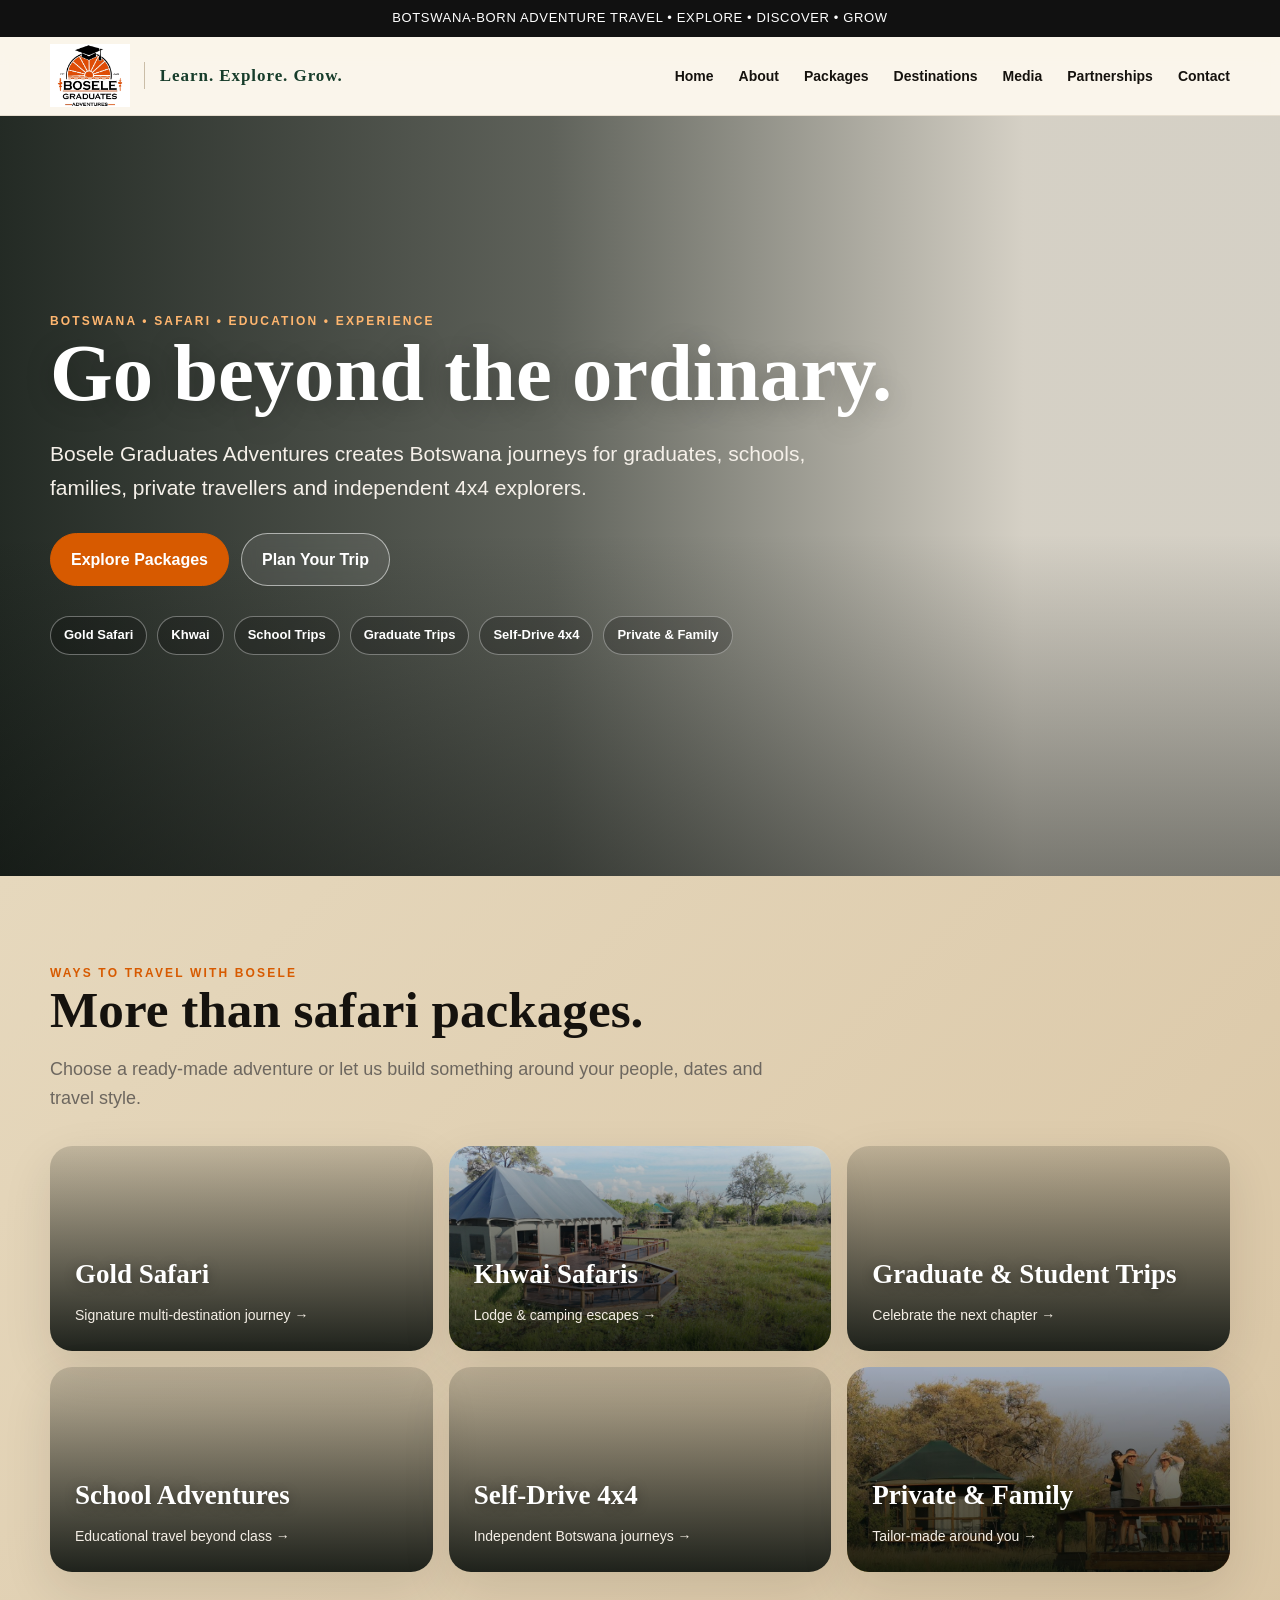
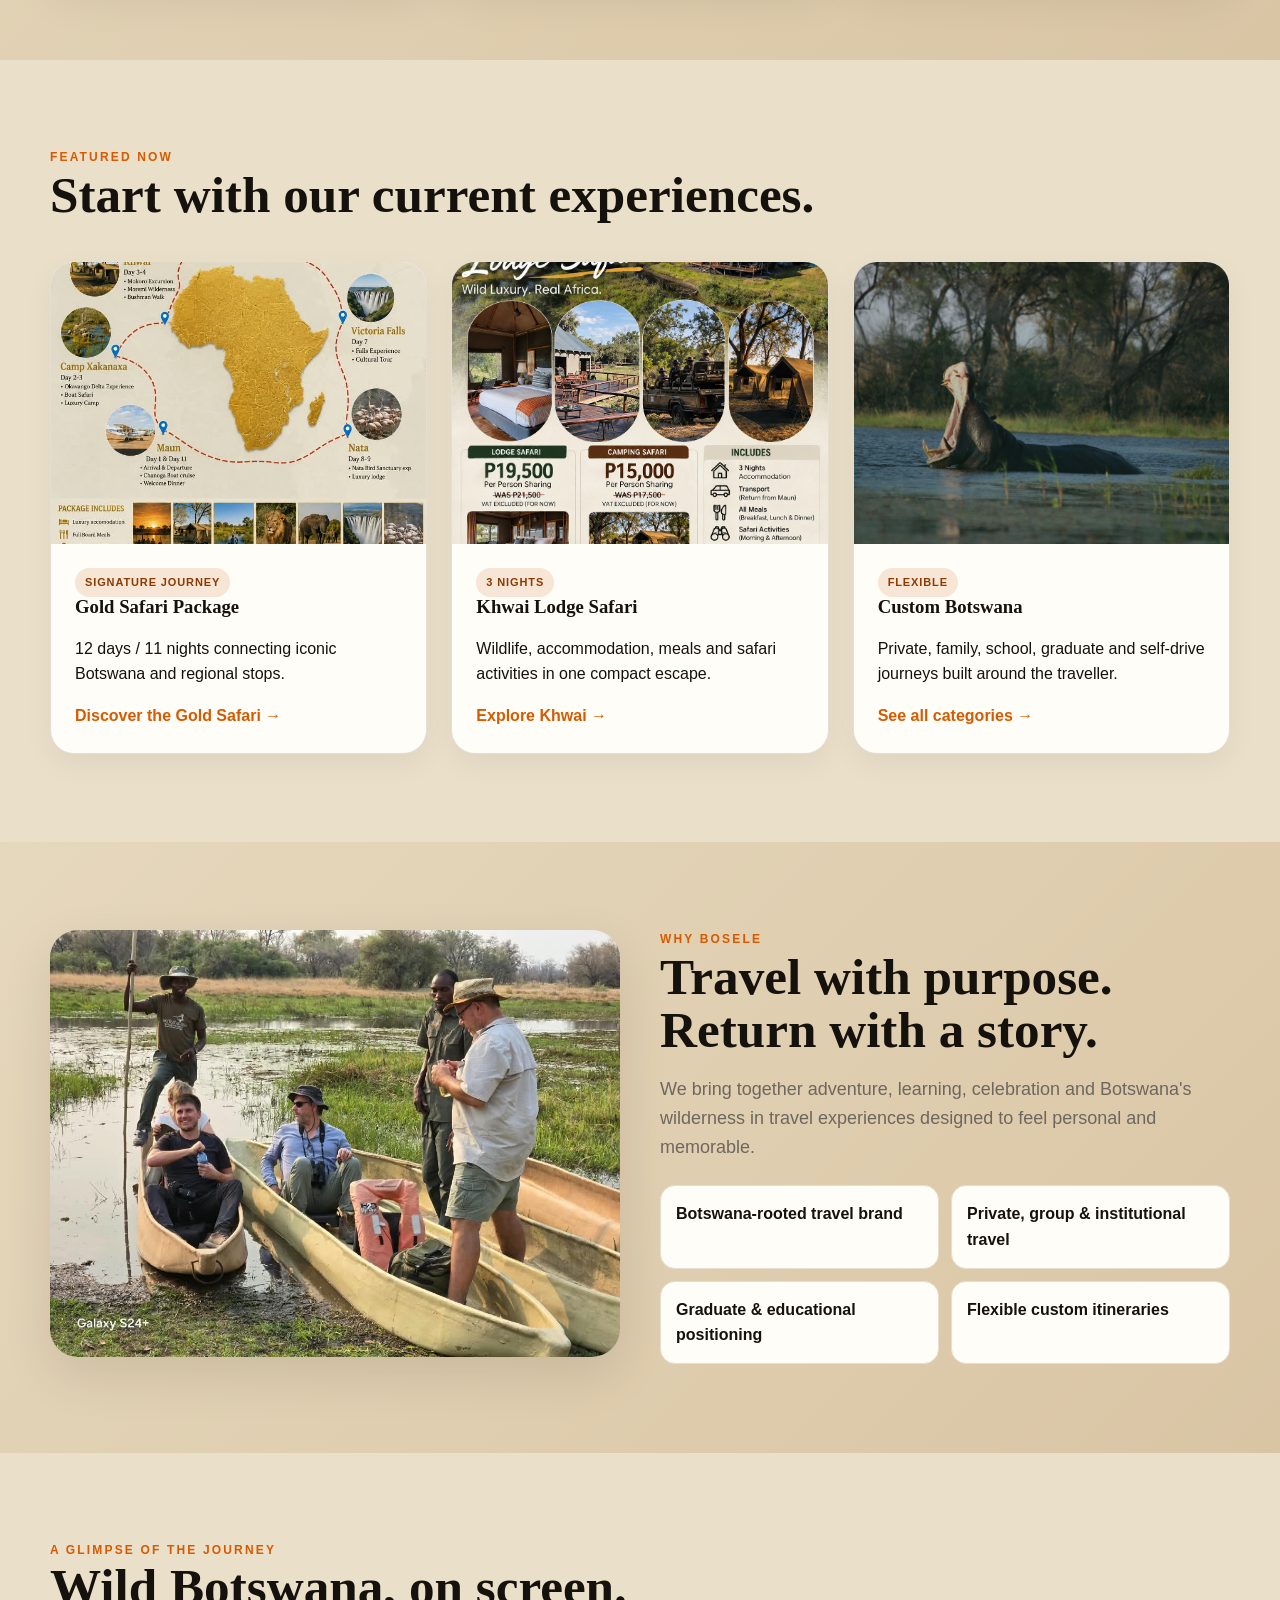
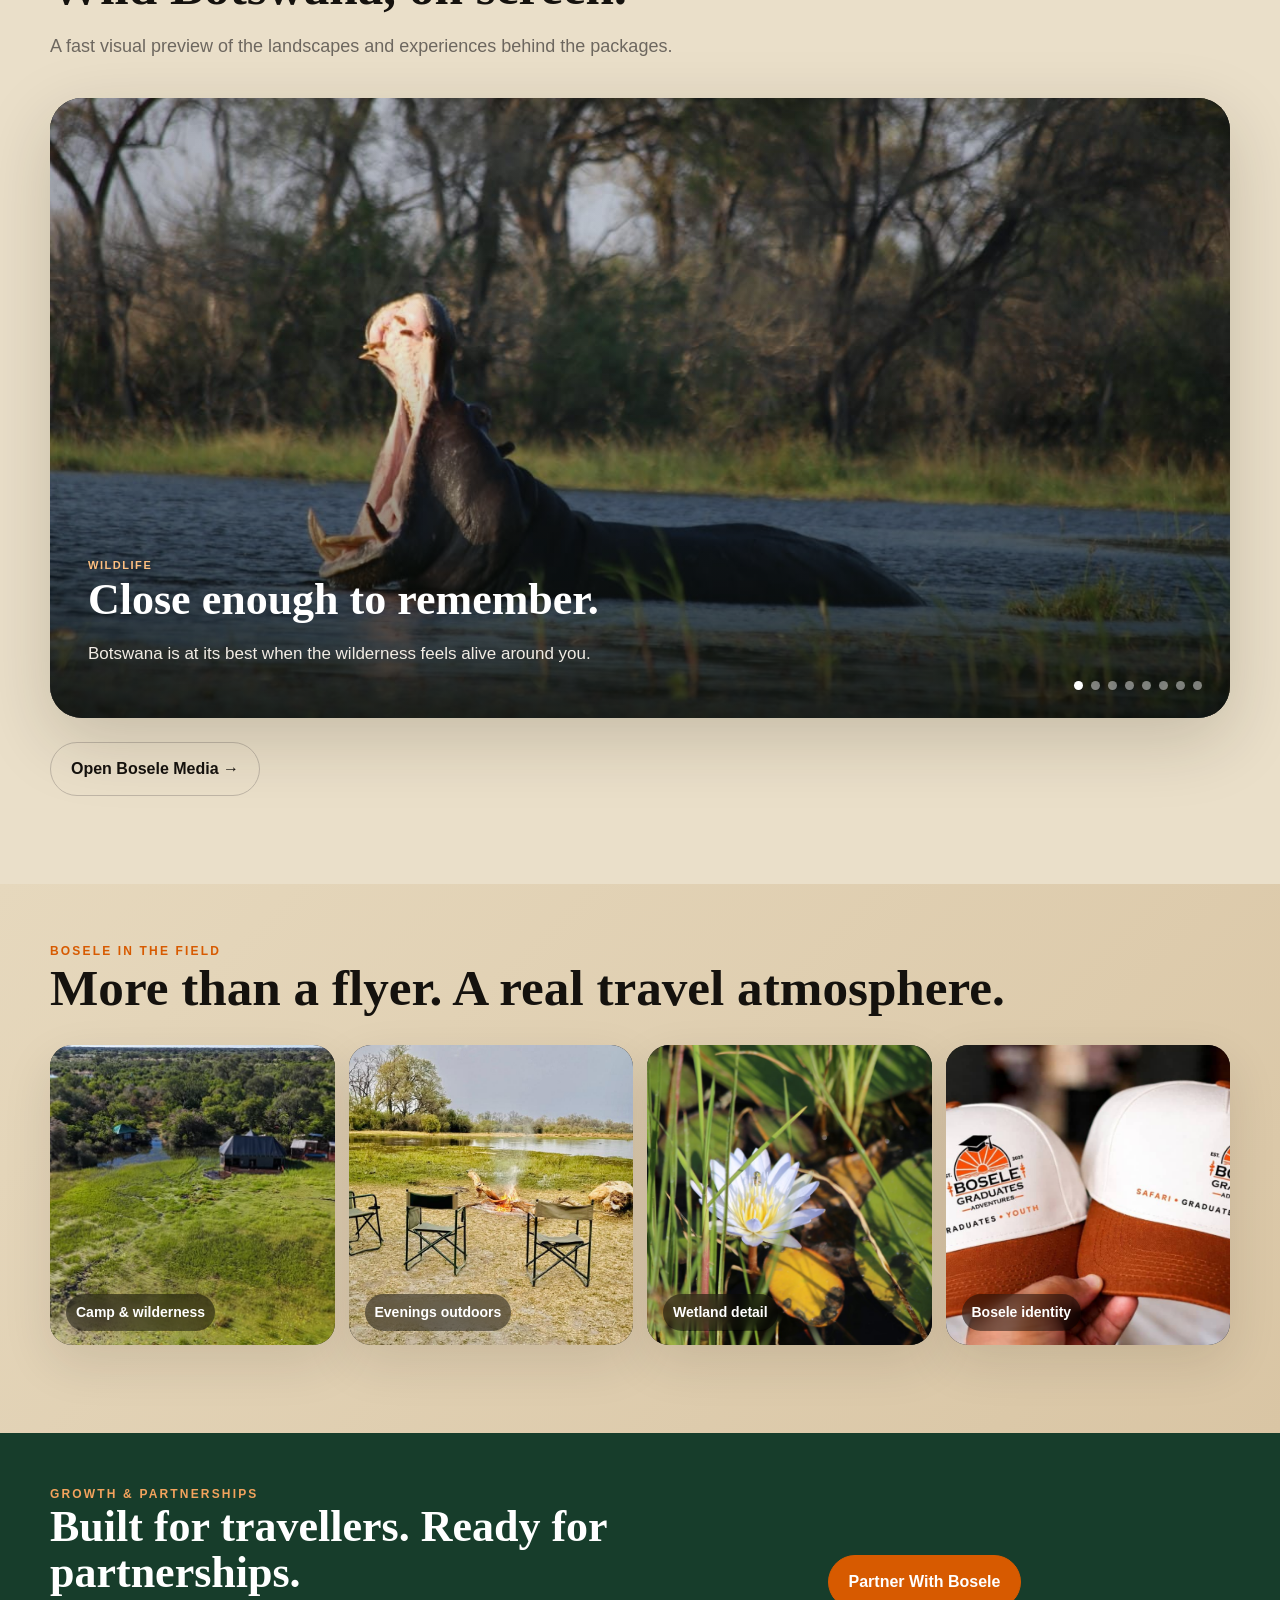
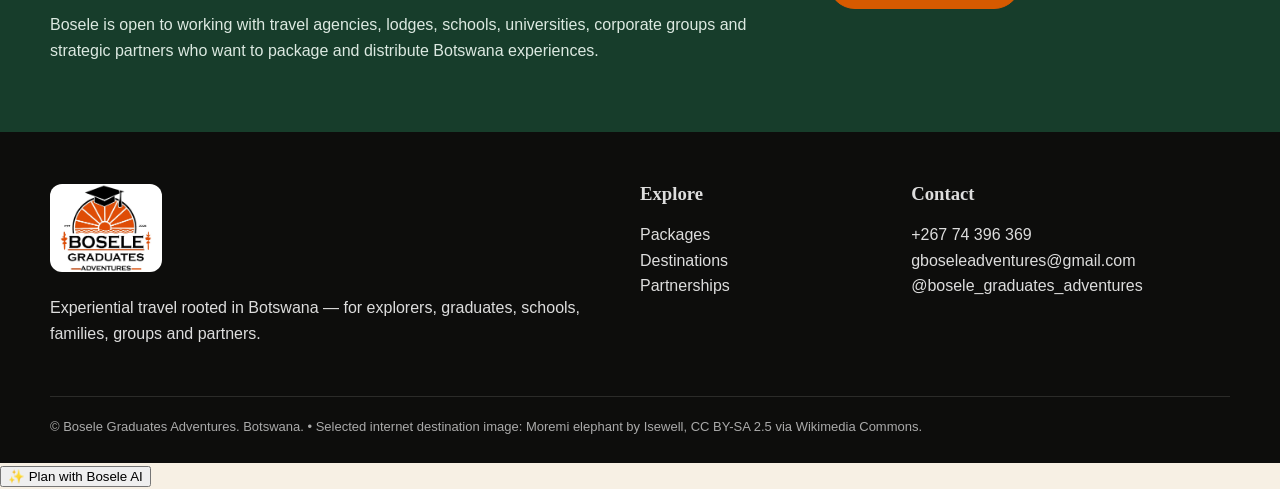
<file: home.html>
<!DOCTYPE html>

<html lang="en"><head><meta charset="utf-8"/><meta content="width=device-width,initial-scale=1" name="viewport"/><title>Bosele Graduates Adventures | Botswana Safari &amp; Adventure Travel</title><meta content="Botswana safari, graduate, school, self-drive and private travel experiences by Bosele Graduates Adventures." name="description"/><link href="styles.css" rel="stylesheet"/></head><body><div class="topbar">BOTSWANA-BORN ADVENTURE TRAVEL • EXPLORE • DISCOVER • GROW</div><header class="site-header"><div class="wrap nav"><a class="brand" href="index.html"><img alt="Bosele Graduates Adventures" src="assets/logo.jpeg"/><span class="brand-tagline">Learn. Explore. Grow.</span></a><button aria-controls="site-menu" aria-expanded="false" aria-label="Open navigation" class="nav-toggle" type="button"><span></span><span></span><span></span></button><nav class="navlinks" id="site-menu"><a href="index.html">Home</a><a href="about.html">About</a><a href="packages.html">Packages</a><a href="destinations.html">Destinations</a><a href="gallery.html">Media</a><a href="partnerships.html">Partnerships</a><a href="contact.html">Contact</a><a class="nav-cta" href="contact.html">Enquire / Book</a></nav></div></header><main><section class="home-hero"><div class="home-hero-bg"></div><div class="wrap hero-content"><div class="eyebrow light">Botswana • Safari • Education • Experience</div><h1>Go beyond the ordinary.</h1><p>Bosele Graduates Adventures creates Botswana journeys for graduates, schools, families, private travellers and independent 4x4 explorers.</p><div class="hero-actions"><a class="btn" href="packages.html">Explore Packages</a><a class="btn ghost-light" href="contact.html">Plan Your Trip</a></div><div class="hero-pills"><span>Gold Safari</span><span>Khwai</span><span>School Trips</span><span>Graduate Trips</span><span>Self-Drive 4x4</span><span>Private &amp; Family</span></div></div></section>
<section class="section khaki"><div class="wrap"><div class="eyebrow">Ways to travel with Bosele</div><h2>More than safari packages.</h2><p class="lead">Choose a ready-made adventure or let us build something around your people, dates and travel style.</p><div class="home-category-grid"><a class="home-cat" href="packages.html#gold"><strong>Gold Safari</strong><span>Signature multi-destination journey →</span></a><a class="home-cat" href="packages.html#khwai"><strong>Khwai Safaris</strong><span>Lodge &amp; camping escapes →</span></a><a class="home-cat" href="packages.html#graduates"><strong>Graduate &amp; Student Trips</strong><span>Celebrate the next chapter →</span></a><a class="home-cat" href="packages.html#schools"><strong>School Adventures</strong><span>Educational travel beyond class →</span></a><a class="home-cat" href="packages.html#selfdrive"><strong>Self-Drive 4x4</strong><span>Independent Botswana journeys →</span></a><a class="home-cat" href="packages.html#private"><strong>Private &amp; Family</strong><span>Tailor-made around you →</span></a></div></div></section>
<section class="section soft"><div class="wrap"><div class="eyebrow">Featured now</div><h2>Start with our current experiences.</h2><div class="cards"><article class="card premium-card"><div class="card-media"><img alt="Gold Safari" src="assets/gold-safari.jpeg"/></div><div class="card-body"><span class="tag">Signature Journey</span><h3>Gold Safari Package</h3><p>12 days / 11 nights connecting iconic Botswana and regional stops.</p><a class="text-link" href="packages.html#gold">Discover the Gold Safari →</a></div></article><article class="card premium-card"><div class="card-media"><img alt="Khwai Safari" src="assets/khwai-safari.jpeg"/></div><div class="card-body"><span class="tag">3 Nights</span><h3>Khwai Lodge Safari</h3><p>Wildlife, accommodation, meals and safari activities in one compact escape.</p><a class="text-link" href="packages.html#khwai">Explore Khwai →</a></div></article><article class="card premium-card"><div class="wildlife-card-media"></div><div class="card-body"><span class="tag">Flexible</span><h3>Custom Botswana</h3><p>Private, family, school, graduate and self-drive journeys built around the traveller.</p><a class="text-link" href="packages.html">See all categories →</a></div></article></div></div></section>
<section class="section khaki"><div class="wrap feature-grid"><div><img alt="Guests exploring Botswana wetlands by mokoro with Bosele-style safari atmosphere" src="assets/mokoro-guests.jpg"/></div><div><div class="eyebrow">Why Bosele</div><h2>Travel with purpose. Return with a story.</h2><p class="lead">We bring together adventure, learning, celebration and Botswana's wilderness in travel experiences designed to feel personal and memorable.</p><div class="ticks"><div class="tick">Botswana-rooted travel brand</div><div class="tick">Private, group &amp; institutional travel</div><div class="tick">Graduate &amp; educational positioning</div><div class="tick">Flexible custom itineraries</div></div></div></div></section>
<section class="section soft"><div class="wrap"><div class="eyebrow">A glimpse of the journey</div><h2>Wild Botswana, on screen.</h2><p class="lead">A fast visual preview of the landscapes and experiences behind the packages.</p><div class="showcase" data-showcase=""><div class="showcase-slide active" style="background-image:url('assets/hippo.jpg')"><div class="showcase-caption"><span class="mini">Wildlife</span><h3>Close enough to remember.</h3><p>Botswana is at its best when the wilderness feels alive around you.</p></div></div><div class="showcase-slide" style="background-image:url('assets/wild-sunset.jpg')"><div class="showcase-caption"><span class="mini">Golden Hour</span><h3>Stay for the sunset.</h3><p>Quiet water, warm skies and the kind of evening that needs no filter.</p></div></div><div class="showcase-slide" style="background-image:url('assets/mokoro-guests.jpg')"><div class="showcase-caption"><span class="mini">Water Experience</span><h3>See the Delta differently.</h3><p>Mokoro journeys bring travellers closer to the waterways, birdlife and calm of the Okavango.</p></div></div><div class="showcase-slide" style="background-image:url('assets/aerial-lodge.jpg')"><div class="showcase-caption"><span class="mini">Safari Stay</span><h3>Wake up inside the landscape.</h3><p>Lodge and camp stays designed to keep the wilderness at the centre of the experience.</p></div></div><div class="showcase-slide" style="background-image:url('assets/delta-sunset.jpg')"><div class="showcase-caption"><span class="mini">From Above</span><h3>Follow the water.</h3><p>Aerial perspectives reveal the scale and beauty of Botswana’s wetland landscapes.</p></div></div><div class="showcase-slide" style="background-image:url('assets/lodge-guests.jpg')"><div class="showcase-caption"><span class="mini">Shared Moments</span><h3>Travel becomes a story.</h3><p>Bosele is about the people you travel with as much as the places you reach.</p></div></div><div class="showcase-slide" style="background-image:url('https://images.unsplash.com/photo-1567896079745-b0b7e5a47679?auto=format&amp;fit=crop&amp;fm=jpg&amp;ixid=M3wxMjA3fDB8MHxwaG90by1wYWdlfHx8fGVufDB8fHx8fA%3D%3D&amp;ixlib=rb-4.1.0&amp;q=60&amp;w=3000')"><div class="showcase-caption"><span class="mini">Botswana Sunset</span><h3>Wild horizons, unforgettable endings.</h3><p>Elephants at sunset capture the scale and emotion behind a Southern African safari.</p></div></div><div class="showcase-slide" style="background-image:url('https://travelersidea.com/wp-content/uploads/2024/03/Victoria-Falls-Zambia-Witnessing-the-Power-of-Nature.jpg')"><div class="showcase-caption"><span class="mini">Regional Extension</span><h3>Add the roar of Victoria Falls.</h3><p>Combine Botswana with a dramatic Victoria Falls extension for a bigger regional journey.</p></div></div><div class="showcase-dots"><span class="showcase-dot active"></span><span class="showcase-dot"></span><span class="showcase-dot"></span><span class="showcase-dot"></span><span class="showcase-dot"></span><span class="showcase-dot"></span><span class="showcase-dot"></span><span class="showcase-dot"></span></div></div><div style="margin-top:24px"><a class="btn alt" href="gallery.html">Open Bosele Media →</a></div></div></section><section class="section visual-strip-section khaki"><div class="wrap"><div class="eyebrow">Bosele in the field</div><h2>More than a flyer. A real travel atmosphere.</h2><div class="visual-strip"><figure><img alt="Safari camp from above" src="assets/aerial-camp.jpg"/><figcaption>Camp &amp; wilderness</figcaption></figure><figure><img alt="Safari campfire setup" src="assets/campfire.jpg"/><figcaption>Evenings outdoors</figcaption></figure><figure><img alt="Water lily in Botswana wetlands" src="assets/waterlily.jpg"/><figcaption>Wetland detail</figcaption></figure><figure><img alt="Bosele Graduates Adventures branded caps" src="assets/merch-caps.jpg"/><figcaption>Bosele identity</figcaption></figure></div></div></section><section class="band"><div class="wrap band-grid"><div><div class="eyebrow" style="color:#f3a35d">Growth &amp; partnerships</div><h2>Built for travellers. Ready for partnerships.</h2><p>Bosele is open to working with travel agencies, lodges, schools, universities, corporate groups and strategic partners who want to package and distribute Botswana experiences.</p></div><div><a class="btn" href="partnerships.html">Partner With Bosele</a></div></div></section></main><footer class="footer"><div class="wrap"><div class="footer-grid"><div><img alt="Bosele logo" src="assets/logo.jpeg"/><p>Experiential travel rooted in Botswana — for explorers, graduates, schools, families, groups and partners.</p></div><div><h3>Explore</h3><p><a href="packages.html">Packages</a><br/><a href="destinations.html">Destinations</a><br/><a href="partnerships.html">Partnerships</a></p></div><div><h3>Contact</h3><p>+267 74 396 369<br/><a href="mailto:gboseleadventures@gmail.com">gboseleadventures@gmail.com</a><br/>@bosele_graduates_adventures</p></div></div><div class="footer-bottom">© <span data-year=""></span> Bosele Graduates Adventures. Botswana.</div></div></footer><script src="script.js"></script></body></html>
</file>
<file: styles.css>
:root{--ink:#15120e;--muted:#6d675f;--cream:#f7f1e7;--paper:#fffdf8;--orange:#d75a00;--orange2:#ef7b19;--gold:#b8860b;--green:#173d2b;--line:#e6ded0;--shadow:0 18px 50px rgba(27,20,12,.11)}*{box-sizing:border-box}html{scroll-behavior:smooth}body{margin:0;font-family:Arial,Helvetica,sans-serif;color:var(--ink);background:var(--paper);line-height:1.6}a{color:inherit}.wrap{width:min(1180px,calc(100% - 40px));margin:auto}.topbar{background:#111;color:#fff;text-align:center;padding:8px 20px;font-size:13px;letter-spacing:.05em}.site-header{position:sticky;top:0;z-index:50;background:rgba(255,253,248,.96);backdrop-filter:blur(12px);border-bottom:1px solid var(--line)}.nav{height:78px;display:flex;align-items:center;justify-content:space-between;gap:20px}.brand{display:flex;align-items:center;text-decoration:none;min-width:260px}.brand img{height:63px;width:auto;display:block}.navlinks{display:flex;gap:25px;align-items:center}.navlinks a{text-decoration:none;font-weight:700;font-size:14px}.navlinks a:hover{color:var(--orange)}.btn{display:inline-flex;align-items:center;justify-content:center;padding:13px 20px;border-radius:999px;background:var(--orange);color:#fff;text-decoration:none;font-weight:800;border:1px solid var(--orange);transition:.2s}.btn:hover{transform:translateY(-1px);background:#bb4d00}.btn.alt{background:transparent;color:var(--ink);border-color:#bfb5a6}.hero{min-height:660px;display:grid;grid-template-columns:1.06fr .94fr;align-items:center;gap:44px;padding:70px 0;background:radial-gradient(circle at 82% 22%,rgba(239,123,25,.18),transparent 26%),linear-gradient(135deg,#fffdf8 0%,#f6efe3 100%)}.eyebrow{text-transform:uppercase;letter-spacing:.18em;font-weight:900;font-size:12px;color:var(--orange)}h1,h2,h3{font-family:Georgia,'Times New Roman',serif;line-height:1.05;margin-top:0}h1{font-size:clamp(48px,6.3vw,88px);margin-bottom:22px}.hero p{font-size:20px;color:#4d473f;max-width:690px}.hero-actions{display:flex;gap:12px;flex-wrap:wrap;margin:28px 0}.trust{display:flex;gap:28px;flex-wrap:wrap;margin-top:34px}.trust strong{display:block;font-size:24px;color:var(--green)}.trust span{font-size:12px;text-transform:uppercase;letter-spacing:.08em;color:var(--muted)}.hero-card{background:#111;border-radius:30px;padding:18px;box-shadow:var(--shadow);transform:rotate(1deg)}.hero-card img{width:100%;display:block;border-radius:18px}.section{padding:88px 0}.section.soft{background:var(--cream)}.section h2{font-size:clamp(36px,4vw,58px);margin-bottom:15px}.lead{font-size:18px;color:var(--muted);max-width:760px}.cards{display:grid;grid-template-columns:repeat(3,1fr);gap:24px;margin-top:40px}.card{background:#fff;border:1px solid var(--line);border-radius:24px;overflow:hidden;box-shadow:0 10px 30px rgba(28,23,18,.05)}.card-media{aspect-ratio:4/3;background:#eee;overflow:hidden}.card-media img{width:100%;height:100%;object-fit:cover}.card-body{padding:24px}.tag{display:inline-block;background:#f7e5d6;color:#8c3b00;border-radius:999px;padding:6px 10px;font-weight:800;font-size:11px;text-transform:uppercase;letter-spacing:.08em}.price{font-size:25px;font-weight:900;margin:13px 0 5px}.small{font-size:13px;color:var(--muted)}.feature-grid{display:grid;grid-template-columns:1fr 1fr;gap:40px;align-items:center}.feature-grid img{width:100%;border-radius:28px;box-shadow:var(--shadow)}.ticks{display:grid;grid-template-columns:1fr 1fr;gap:12px;margin-top:24px}.tick{padding:15px;border-radius:15px;background:#fff;border:1px solid var(--line);font-weight:700}.band{padding:52px 0;background:var(--green);color:#fff}.band-grid{display:grid;grid-template-columns:1.3fr .7fr;align-items:center;gap:30px}.band h2{font-size:44px;margin-bottom:10px}.band p{color:#dce9e1}.stats{display:grid;grid-template-columns:repeat(4,1fr);gap:18px;margin-top:36px}.stat{border-left:3px solid var(--orange2);padding-left:18px}.stat b{font-size:30px;display:block}.stat span{font-size:13px;color:#dce9e1}.page-hero{padding:72px 0;background:linear-gradient(135deg,#f9f1e6,#fffdf8)}.page-hero h1{font-size:clamp(44px,5vw,72px)}.split{display:grid;grid-template-columns:1fr 1fr;gap:45px;align-items:start}.panel{background:#fff;border:1px solid var(--line);border-radius:22px;padding:28px}.package-detail{display:grid;grid-template-columns:.9fr 1.1fr;gap:35px;align-items:start;margin-top:40px}.package-detail img{width:100%;border-radius:22px;box-shadow:var(--shadow)}.route{display:flex;gap:10px;flex-wrap:wrap;margin:18px 0}.route span{padding:8px 12px;background:#f3eadc;border-radius:999px;font-weight:700;font-size:13px}.contact-grid{display:grid;grid-template-columns:.8fr 1.2fr;gap:30px}.contact-card{padding:30px;background:#111;color:#fff;border-radius:24px}.contact-card a{color:#fff}.form{display:grid;gap:14px}.form input,.form textarea,.form select{width:100%;padding:14px 15px;border:1px solid #d7cfc2;border-radius:12px;background:#fff;font:inherit}.form textarea{min-height:140px}.note{padding:16px;border-left:4px solid var(--orange);background:#fff8ef;border-radius:10px;color:#5c4a39}.footer{padding:52px 0 25px;background:#0d0d0c;color:#ddd}.footer-grid{display:grid;grid-template-columns:1.4fr .6fr .8fr;gap:32px}.footer img{height:88px;background:#fff;border-radius:12px}.footer a{color:#ddd;text-decoration:none}.footer small{color:#aaa}.footer-bottom{border-top:1px solid #2b2b29;margin-top:34px;padding-top:20px;font-size:13px;color:#aaa}.mobile{display:none}.gallery{display:grid;grid-template-columns:repeat(2,1fr);gap:24px}.gallery img{width:100%;border-radius:24px;box-shadow:var(--shadow)}@media(max-width:900px){.navlinks{display:none}.mobile{display:inline-flex}.brand{min-width:auto}.hero,.feature-grid,.band-grid,.split,.package-detail,.contact-grid,.footer-grid{grid-template-columns:1fr}.hero{padding:45px 0}.hero-card{transform:none}.cards{grid-template-columns:1fr}.stats{grid-template-columns:1fr 1fr}.ticks{grid-template-columns:1fr}.gallery{grid-template-columns:1fr}.site-header .btn{padding:10px 14px}}@media(max-width:520px){.wrap{width:min(100% - 26px,1180px)}h1{font-size:46px}.stats{grid-template-columns:1fr}.topbar{font-size:11px}.brand img{height:52px}.nav{height:68px}}
/* Investor-facing visual upgrade */
.home-hero,.package-hero{position:relative;isolation:isolate;color:#fff;overflow:hidden}.home-hero{min-height:760px;display:flex;align-items:end;padding:90px 0}.home-hero-bg{position:absolute;inset:0;background:linear-gradient(90deg,rgba(6,15,10,.88) 0%,rgba(6,15,10,.68) 43%,rgba(6,15,10,.18) 78%),url('assets/gold-safari.jpeg') center/cover no-repeat;z-index:-2}.home-hero:after,.package-hero:after{content:"";position:absolute;inset:0;background:linear-gradient(0deg,rgba(7,11,8,.45),transparent 45%);z-index:-1}.hero-content{padding-bottom:25px}.hero-content h1,.package-hero h1{max-width:900px;text-shadow:0 4px 28px rgba(0,0,0,.25)}.hero-content p,.package-hero p{font-size:21px;max-width:760px;color:#f5f0e9}.light{color:#ffb66f!important}.ghost-light{background:rgba(255,255,255,.08);border-color:rgba(255,255,255,.55);color:#fff;backdrop-filter:blur(8px)}.ghost-light:hover{background:#fff;color:#111}.hero-pills{display:flex;gap:10px;flex-wrap:wrap;margin-top:30px}.hero-pills span{padding:8px 13px;border-radius:999px;border:1px solid rgba(255,255,255,.35);background:rgba(0,0,0,.22);font-size:13px;font-weight:800}.home-category-grid{display:grid;grid-template-columns:repeat(3,1fr);gap:16px;margin-top:34px}.home-cat{min-height:150px;padding:25px;border-radius:22px;text-decoration:none;background:linear-gradient(145deg,#fff,#f6eee1);border:1px solid var(--line);display:flex;flex-direction:column;justify-content:flex-end;transition:.25s;box-shadow:0 8px 28px rgba(24,19,13,.04)}.home-cat:hover{transform:translateY(-5px);box-shadow:var(--shadow);border-color:#d4b99d}.home-cat strong{font-family:Georgia,serif;font-size:24px}.home-cat span{color:var(--muted);font-size:14px;margin-top:8px}.premium-card{transition:.25s}.premium-card:hover{transform:translateY(-5px);box-shadow:var(--shadow)}.text-link{font-weight:900;text-decoration:none;color:var(--orange)}.wildlife-card-media{aspect-ratio:4/3;background:linear-gradient(180deg,rgba(12,40,25,.12),rgba(12,40,25,.5)),url('https://upload.wikimedia.org/wikipedia/commons/a/a3/Antelope_%2844951819944%29.jpg') center/cover no-repeat}.package-hero{padding:120px 0;background:linear-gradient(90deg,rgba(8,20,13,.9),rgba(8,20,13,.42)),url('assets/khwai-safari.jpeg') center/cover no-repeat}.package-hero h1{font-size:clamp(52px,7vw,94px);margin-bottom:20px}.category-grid{display:grid;grid-template-columns:repeat(3,1fr);gap:20px;margin-top:38px}.category-card{min-height:360px;border-radius:26px;position:relative;overflow:hidden;text-decoration:none;background-size:cover;background-position:center;box-shadow:var(--shadow);transition:.3s}.category-card:hover{transform:translateY(-6px)}.category-card:before{content:"";position:absolute;inset:0;background:linear-gradient(0deg,rgba(4,10,7,.92) 0%,rgba(4,10,7,.18) 65%)}.category-overlay{position:absolute;inset:auto 0 0 0;padding:28px;color:#fff;z-index:2}.category-overlay h3{font-size:32px;margin:8px 0}.category-overlay p{color:#ece7de;margin:0 0 12px}.mini{font-size:11px;font-weight:900;text-transform:uppercase;letter-spacing:.14em;color:#ffc081}.mini.dark{color:var(--orange)}.link-arrow{font-weight:900}.cat-gold{background-image:url('assets/gold-safari.jpeg')}.cat-khwai{background-image:url('assets/khwai-safari.jpeg')}.cat-student{background-image:linear-gradient(0deg,rgba(0,0,0,.1),rgba(0,0,0,.1)),url('assets/gold-safari.jpeg');background-position:65% center}.cat-school{background-image:url('assets/khwai-safari.jpeg');background-position:30% center}.cat-drive{background-image:url('https://upload.wikimedia.org/wikipedia/commons/c/cf/Elephant_%2829247729207%29.jpg')}.cat-private{background-image:url('https://upload.wikimedia.org/wikipedia/commons/a/a3/Antelope_%2844951819944%29.jpg')}.two-option{display:grid;grid-template-columns:1fr 1fr;gap:15px;margin:24px 0}.option-box{background:#fff;border:1px solid var(--line);padding:20px;border-radius:18px}.option-box h3{font-size:32px;margin:6px 0}.dark-section{background:#0b1d14;color:#fff}.dark-section h2{color:#fff}.light-text{color:#cbd9d0!important}.dark-ticks .tick{background:#11291d;border-color:#2b4837;color:#fff}.image-stack{position:relative}.image-stack img{width:100%;border-radius:28px;box-shadow:var(--shadow)}.image-note{position:absolute;left:22px;bottom:22px;background:rgba(0,0,0,.72);color:#fff;padding:10px 15px;border-radius:999px;font-size:13px;font-weight:800;backdrop-filter:blur(8px)}.wildlife-panel,.private-photo{min-height:520px;border-radius:28px;box-shadow:var(--shadow);background-size:cover;background-position:center;position:relative;overflow:hidden}.wildlife-panel{background-image:linear-gradient(0deg,rgba(3,12,7,.75),rgba(3,12,7,.08)),url('https://upload.wikimedia.org/wikipedia/commons/c/cf/Elephant_%2829247729207%29.jpg')}.wildlife-panel>div{position:absolute;bottom:0;padding:28px;color:#fff}.wildlife-panel h3{font-size:42px;margin:8px 0}.private-photo{background-image:linear-gradient(0deg,rgba(3,12,7,.18),rgba(3,12,7,.04)),url('https://upload.wikimedia.org/wikipedia/commons/a/a3/Antelope_%2844951819944%29.jpg')}.reverse{grid-template-columns:1.1fr .9fr}.footer-bottom:after{content:" • Selected wildlife photography: David Minty, CC BY 2.0 via Wikimedia Commons."}@media(max-width:900px){.home-category-grid,.category-grid{grid-template-columns:1fr 1fr}.home-hero{min-height:680px}.reverse{grid-template-columns:1fr}.category-card{min-height:300px}}@media(max-width:620px){.home-category-grid,.category-grid,.two-option{grid-template-columns:1fr}.category-card{min-height:280px}.package-hero{padding:90px 0}.home-hero{min-height:650px}.hero-content p,.package-hero p{font-size:18px}}

/* Visual storytelling upgrade v3 */
.visual-hero{position:relative;min-height:640px;display:flex;align-items:flex-end;color:#fff;overflow:hidden;isolation:isolate}.visual-hero:before{content:"";position:absolute;inset:0;background:linear-gradient(90deg,rgba(4,13,9,.86),rgba(4,13,9,.38) 58%,rgba(4,13,9,.16));z-index:-1}.visual-hero .wrap{padding:110px 0 70px}.visual-hero h1{max-width:900px}.visual-hero p{font-size:20px;color:#f4efe7;max-width:760px}.dest-hero{background:url('https://images.unsplash.com/photo-1516426122078-c23e76319801?auto=format&fit=crop&w=1900&q=86') center/cover no-repeat}.media-hero{background:url('https://upload.wikimedia.org/wikipedia/commons/c/cf/Elephant_%2829247729207%29.jpg') center/cover no-repeat}.destination-grid{display:grid;grid-template-columns:repeat(2,1fr);gap:22px;margin-top:38px}.destination-card{position:relative;min-height:430px;border-radius:28px;overflow:hidden;background-size:cover;background-position:center;box-shadow:var(--shadow);isolation:isolate}.destination-card:after{content:"";position:absolute;inset:0;background:linear-gradient(0deg,rgba(3,10,7,.92),rgba(3,10,7,.12) 70%);z-index:-1}.destination-content{position:absolute;left:0;right:0;bottom:0;padding:30px;color:#fff}.destination-content h3{font-size:38px;margin:8px 0 8px}.destination-content p{max-width:560px;color:#eee9df}.destination-content .tag{background:rgba(255,255,255,.13);color:#fff;border:1px solid rgba(255,255,255,.28);backdrop-filter:blur(8px)}
.dest-khwai{background-image:url('https://www.venture-to-botswana.com/uploads/1/1/3/2/11320544/skybeds-game-viewing_orig.jpg')}.dest-moremi{background-image:url('https://sites.atlasperk.com/app/uploads/sites/2/2025/10/Moremi-Safari-Vehicles.jpg')}.dest-maun{background-image:url('https://cdn.audleytravel.com/1050/749/79/16017399-aerial-view-of-maun-botswana.webp')}.dest-chobe{background-image:url('https://upload.wikimedia.org/wikipedia/commons/c/cf/Elephant_%2829247729207%29.jpg')}.dest-vic{background-image:url('https://travelersidea.com/wp-content/uploads/2024/03/Victoria-Falls-Zambia-Witnessing-the-Power-of-Nature.jpg')}.dest-nata{background-image:url('https://images.unsplash.com/photo-1516026672322-bc52d61a55d5?auto=format&fit=crop&w=1600&q=82')}
.showcase{position:relative;height:620px;border-radius:32px;overflow:hidden;margin-top:38px;background:#111;box-shadow:var(--shadow)}.showcase-slide{position:absolute;inset:0;opacity:0;transition:opacity 1.1s ease;background-size:cover;background-position:center}.showcase-slide.active{opacity:1}.showcase-slide:after{content:"";position:absolute;inset:0;background:linear-gradient(0deg,rgba(4,10,7,.82),rgba(4,10,7,.08) 60%)}.showcase-caption{position:absolute;left:38px;bottom:34px;color:#fff;z-index:3;max-width:650px}.showcase-caption h3{font-size:44px;margin-bottom:8px}.showcase-caption p{font-size:17px;color:#f1ece4}.showcase-dots{position:absolute;right:28px;bottom:28px;display:flex;gap:8px;z-index:4}.showcase-dot{width:9px;height:9px;border-radius:50%;background:rgba(255,255,255,.45)}.showcase-dot.active{background:#fff}
.photo-duo{display:grid;grid-template-columns:1fr 1fr;gap:14px}.photo-duo img{width:100%;height:270px;object-fit:cover;border-radius:22px}.experience-media{display:grid;grid-template-columns:1fr 1fr;gap:30px;align-items:center}.experience-copy h2{margin-bottom:16px}.media-chip{display:inline-block;padding:7px 11px;border-radius:999px;background:#f6e8da;color:#8b3e08;font-size:11px;font-weight:900;text-transform:uppercase;letter-spacing:.1em}.visual-note{font-size:12px;color:var(--muted);margin-top:10px}.media-mosaic{display:grid;grid-template-columns:2fr 1fr 1fr;grid-auto-rows:240px;gap:14px}.media-mosaic .tile{position:relative;border-radius:22px;overflow:hidden;background-size:cover;background-position:center}.media-mosaic .tile:first-child{grid-row:span 2}.media-mosaic .tile:after{content:"";position:absolute;inset:0;background:linear-gradient(0deg,rgba(5,10,7,.72),transparent 55%)}.tile-label{position:absolute;left:18px;bottom:16px;color:#fff;z-index:2;font-weight:900}.soft-title{max-width:820px}.source-note{margin-top:30px;padding:18px 20px;border:1px solid var(--line);border-radius:15px;background:#fff;font-size:12px;color:var(--muted)}
@media(max-width:900px){.destination-grid,.experience-media,.photo-duo{grid-template-columns:1fr}.destination-card{min-height:360px}.showcase{height:500px}.media-mosaic{grid-template-columns:1fr 1fr;grid-auto-rows:210px}.media-mosaic .tile:first-child{grid-row:span 1;grid-column:span 2}.photo-duo img{height:240px}}@media(max-width:560px){.showcase{height:440px}.showcase-caption{left:22px;right:22px;bottom:28px}.showcase-caption h3{font-size:34px}.destination-content h3{font-size:32px}.media-mosaic{grid-template-columns:1fr;grid-auto-rows:220px}.media-mosaic .tile:first-child{grid-column:auto}.visual-hero{min-height:520px}}

/* === V4 mobile navigation + richer visual system === */
.nav-toggle{display:none;width:46px;height:46px;border:1px solid var(--line);border-radius:14px;background:#fff;align-items:center;justify-content:center;flex-direction:column;gap:5px;cursor:pointer;box-shadow:0 6px 18px rgba(0,0,0,.05)}
.nav-toggle span{display:block;width:21px;height:2px;background:#111;border-radius:4px;transition:.25s}
.nav-cta{display:none!important}
.home-hero-bg{background:linear-gradient(90deg,rgba(6,15,10,.9) 0%,rgba(6,15,10,.62) 46%,rgba(6,15,10,.15) 80%),url('assets/aerial-lodge.jpg') center/cover no-repeat}
.package-hero{background:linear-gradient(90deg,rgba(8,20,13,.9),rgba(8,20,13,.42)),url('assets/safari-road.jpg') center/cover no-repeat}
.about-hero{background:url('assets/aerial-camp.jpg') center/cover no-repeat}
.partner-hero{background:url('assets/aerial-lodge.jpg') center/cover no-repeat}
.contact-hero{background:url('assets/wild-sunset.jpg') center/cover no-repeat;background-position:center 55%}

/* package category cards use distinct travel images; flyers stay only in actual package detail fields */
.cat-gold{background-image:url('assets/delta-sunset.jpg')}
.cat-khwai{background-image:url('assets/aerial-lodge.jpg')}
.cat-student{background-image:url('assets/lodge-guests.jpg');background-position:center 35%}
.cat-school{background-image:url('assets/mokoro-guests.jpg');background-position:center 45%}
.cat-drive{background-image:url('assets/safari-road.jpg')}
.cat-private{background-image:url('assets/lodge-room.jpg')}
.wildlife-card-media{background:linear-gradient(180deg,rgba(12,40,25,.12),rgba(12,40,25,.5)),url('assets/hippo.jpg') center/cover no-repeat}
.wildlife-panel{background-image:linear-gradient(0deg,rgba(3,12,7,.75),rgba(3,12,7,.08)),url('assets/safari-road.jpg')}
.private-photo{background-image:linear-gradient(0deg,rgba(3,12,7,.18),rgba(3,12,7,.04)),url('assets/lodge-room.jpg')}

/* home visual strip */
.visual-strip-section{padding-top:58px}
.visual-strip{display:grid;grid-template-columns:repeat(4,1fr);gap:14px;margin-top:30px}
.visual-strip figure{margin:0;position:relative;height:300px;border-radius:22px;overflow:hidden;background:#111;box-shadow:var(--shadow)}
.visual-strip img{width:100%;height:100%;object-fit:cover;display:block;transition:transform .5s}
.visual-strip figure:hover img{transform:scale(1.045)}
.visual-strip figcaption{position:absolute;left:16px;bottom:14px;color:#fff;font-weight:900;font-size:14px;background:rgba(0,0,0,.46);padding:7px 10px;border-radius:999px;backdrop-filter:blur(8px)}

/* About visual storytelling */
.about-visual-grid{display:grid;grid-template-columns:1.15fr .85fr;gap:18px}
.about-stack{display:grid;grid-template-rows:1fr 1fr;gap:18px}
.about-feature{position:relative;min-height:290px;border-radius:28px;overflow:hidden;box-shadow:var(--shadow);background:#111}
.about-feature.large{min-height:600px}
.about-feature img{width:100%;height:100%;object-fit:cover;position:absolute;inset:0}
.about-feature:after{content:"";position:absolute;inset:0;background:linear-gradient(0deg,rgba(5,10,7,.82),rgba(5,10,7,.04) 58%)}
.image-caption{position:absolute;z-index:2;left:26px;right:26px;bottom:24px;color:#fff}
.image-caption h3{font-size:34px;margin:6px 0 8px}.image-caption p{color:#eee}

/* Schools / conservation */
.conservation-feature{display:grid;grid-template-columns:150px 1fr;gap:18px;align-items:center;margin-top:24px;padding:16px;border:1px solid var(--line);border-radius:20px;background:#fff;box-shadow:0 8px 24px rgba(0,0,0,.04)}
.conservation-feature img{width:150px;height:120px;object-fit:cover;border-radius:15px}
.conservation-feature h3{font-size:25px;margin:5px 0}.conservation-feature p{margin:0;color:var(--muted);font-size:14px}

/* Destinations — stronger, distinct backgrounds */
.dest-khwai{background-image:url('assets/aerial-lodge.jpg')}
.dest-moremi{background-image:url('https://upload.wikimedia.org/wikipedia/commons/2/2a/Moremi_elephant.jpg')}
.dest-maun{background-image:url('assets/aerial-camp.jpg')}
.dest-chobe{background-image:url('assets/hippo.jpg')}
.dest-vic{background-image:url('https://upload.wikimedia.org/wikipedia/commons/8/85/S16vfair.jpg')}
.dest-nata{background-image:url('assets/wild-sunset.jpg')}

/* richer media mosaic */
.media-mosaic{grid-template-columns:2fr 1fr 1fr;grid-auto-rows:225px}
.media-mosaic .tile:nth-child(1){grid-row:span 2}
.media-mosaic .tile:nth-child(6){grid-column:span 2}

/* Partnerships */
.partner-photo-grid{display:grid;grid-template-columns:1fr 1fr;gap:12px}
.partner-photo-grid img{width:100%;height:230px;object-fit:cover;border-radius:22px;box-shadow:var(--shadow)}
.partner-photo-grid img:first-child{grid-column:span 2;height:270px}

/* Contact */
.contact-grid{grid-template-columns:.72fr 1.05fr .9fr;align-items:start}
.contact-visual{position:relative;border-radius:26px;overflow:hidden;background:#111;box-shadow:var(--shadow);min-height:560px}
.contact-visual>img{width:100%;height:330px;object-fit:cover;display:block}
.contact-visual-small{display:grid;grid-template-columns:1fr 1fr;gap:3px}
.contact-visual-small img{width:100%;height:150px;object-fit:cover}
.contact-visual-copy{padding:22px;color:#fff}.contact-visual-copy h3{font-size:28px;margin:6px 0 0}

/* attribution kept unobtrusive */
.footer-bottom:after{content:" • Selected internet destination image: Moremi elephant by Isewell, CC BY-SA 2.5 via Wikimedia Commons."}

@media(max-width:900px){
  .site-header{position:sticky}
  .nav{height:72px}
  .nav-toggle{display:flex;position:relative;z-index:120}
  .nav-toggle[aria-expanded="true"] span:nth-child(1){transform:translateY(7px) rotate(45deg)}
  .nav-toggle[aria-expanded="true"] span:nth-child(2){opacity:0}
  .nav-toggle[aria-expanded="true"] span:nth-child(3){transform:translateY(-7px) rotate(-45deg)}
  .navlinks{display:flex;position:fixed;top:0;right:-100%;width:min(86vw,370px);height:100dvh;background:#fffdf8;z-index:110;flex-direction:column;align-items:stretch;gap:0;padding:102px 24px 30px;box-shadow:-18px 0 55px rgba(0,0,0,.18);transition:right .28s ease;overflow-y:auto}
  .navlinks.open{right:0}
  .navlinks a{font-family:Georgia,'Times New Roman',serif;font-size:24px;padding:15px 4px;border-bottom:1px solid var(--line)}
  .navlinks .nav-cta{display:flex!important;margin-top:22px;font-family:Arial,Helvetica,sans-serif;font-size:15px;border:0;background:var(--orange);color:#fff;border-radius:999px;padding:14px 18px}
  .menu-backdrop{display:none;position:fixed;inset:0;background:rgba(0,0,0,.46);z-index:100;backdrop-filter:blur(2px)}
  body.menu-open .menu-backdrop{display:block}
  body.menu-open{overflow:hidden}
  .visual-strip{grid-template-columns:1fr 1fr}.visual-strip figure{height:260px}
  .about-visual-grid{grid-template-columns:1fr}.about-feature.large{min-height:480px}.about-stack{grid-template-columns:1fr 1fr;grid-template-rows:none}
  .contact-grid{grid-template-columns:1fr 1fr}.contact-visual{grid-column:1/-1;min-height:auto}.contact-visual>img{height:300px}
  .partner-photo-grid img{height:200px}.partner-photo-grid img:first-child{height:240px}
}
@media(max-width:620px){
  .visual-strip{grid-template-columns:1fr 1fr;gap:10px}.visual-strip figure{height:210px;border-radius:17px}.visual-strip figcaption{font-size:11px;left:10px;bottom:10px}
  .about-stack{grid-template-columns:1fr}.about-feature,.about-feature.large{min-height:390px}
  .conservation-feature{grid-template-columns:1fr}.conservation-feature img{width:100%;height:210px}
  .contact-grid{grid-template-columns:1fr}.contact-visual{grid-column:auto}.contact-visual>img{height:260px}.contact-visual-small img{height:130px}
  .partner-photo-grid{grid-template-columns:1fr}.partner-photo-grid img,.partner-photo-grid img:first-child{grid-column:auto;height:220px}
  .media-mosaic{grid-template-columns:1fr;grid-auto-rows:220px}.media-mosaic .tile:nth-child(1),.media-mosaic .tile:nth-child(6){grid-column:auto;grid-row:auto}
  .showcase{height:500px}
}


/* ===== V5 MARKET-READY VISUAL UPGRADE ===== */
:root{--khaki:#d8c6a6;--khaki-soft:#eee3cf;--sand:#f4ead8;--deep-green:#173d2b}
body{background:#f7f0e4}
.site-header{background:rgba(250,245,235,.97)}
.brand{gap:14px;min-width:330px}
.brand-tagline{font-family:Georgia,'Times New Roman',serif;font-size:17px;font-weight:700;letter-spacing:.055em;color:var(--green);white-space:nowrap;border-left:1px solid #cabda7;padding-left:15px}
.section{background:#fffaf2}
.section.soft{background:#eadfc9}
.section.khaki{background:linear-gradient(135deg,#e6d8bd 0%,#d9c5a4 100%)}
.card,.panel,.tick,.option-box{background:#fffdf7}
.home-hero-bg{background:linear-gradient(90deg,rgba(6,15,10,.88) 0%,rgba(6,15,10,.63) 43%,rgba(6,15,10,.14) 80%),url('https://images.unsplash.com/photo-1567896079745-b0b7e5a47679?auto=format&fit=crop&fm=jpg&ixid=M3wxMjA3fDB8MHxwaG90by1wYWdlfHx8fGVufDB8fHx8fA%3D%3D&ixlib=rb-4.1.0&q=60&w=3000') center 58%/cover no-repeat!important}
.about-hero{background:linear-gradient(90deg,rgba(4,13,9,.78),rgba(4,13,9,.23)),url('https://images.unsplash.com/photo-1759130534261-3895289d6011?auto=format&fit=crop&fm=jpg&ixid=M3wxMjA3fDB8MHxwaG90by1wYWdlfHx8fGVufDB8fHx8fA%3D%3D&ixlib=rb-4.1.0&q=60&w=3000') center/cover no-repeat!important}
.partner-hero{background:linear-gradient(90deg,rgba(4,13,9,.79),rgba(4,13,9,.22)),url('https://images.unsplash.com/photo-1516426122078-c23e76319801?auto=format&fit=crop&w=2200&q=90') center/cover no-repeat!important}
.dest-vic{background-image:url('https://travelersidea.com/wp-content/uploads/2024/03/Victoria-Falls-Zambia-Witnessing-the-Power-of-Nature.jpg')!important}
.cat-student{background-image:linear-gradient(0deg,rgba(0,0,0,.12),rgba(0,0,0,.12)),url('https://images.unsplash.com/photo-1771051027651-707f9fbd44b1?auto=format&fit=crop&fm=jpg&ixid=M3wxMjA3fDB8MHxwaG90by1wYWdlfHx8fGVufDB8fHx8fA%3D%3D&ixlib=rb-4.1.0&q=60&w=3000')!important;background-position:center 38%!important}
.cat-school{background-image:linear-gradient(0deg,rgba(0,0,0,.14),rgba(0,0,0,.14)),url('https://images.unsplash.com/photo-1764599952551-2840e83fa5f8?auto=format&fit=crop&fm=jpg&ixid=M3wxMjA3fDB8MHxwaG90by1wYWdlfHx8fGVufDB8fHx8fA%3D%3D&ixlib=rb-4.1.0&q=60&w=3000')!important;background-position:center 44%!important}
.cat-drive{background-image:url('https://images.unsplash.com/photo-1759130534261-3895289d6011?auto=format&fit=crop&fm=jpg&ixid=M3wxMjA3fDB8MHxwaG90by1wYWdlfHx8fGVufDB8fHx8fA%3D%3D&ixlib=rb-4.1.0&q=60&w=3000')!important}
.cat-private{background-image:url('assets/lodge-guests.jpg')!important}
.home-category-grid{grid-template-columns:repeat(3,1fr)}
.home-cat{min-height:205px;position:relative;overflow:hidden;color:#fff;border:0;background-size:cover;background-position:center;box-shadow:var(--shadow);isolation:isolate}
.home-cat:before{content:"";position:absolute;inset:0;background:linear-gradient(0deg,rgba(4,10,7,.88),rgba(4,10,7,.16));z-index:-1}
.home-cat strong{font-size:27px;text-shadow:0 2px 12px rgba(0,0,0,.35)}
.home-cat span{color:#f4eee5}
.home-cat:nth-child(1){background-image:url('https://images.unsplash.com/photo-1567896079745-b0b7e5a47679?auto=format&fit=crop&fm=jpg&ixid=M3wxMjA3fDB8MHxwaG90by1wYWdlfHx8fGVufDB8fHx8fA%3D%3D&ixlib=rb-4.1.0&q=60&w=3000')}
.home-cat:nth-child(2){background-image:url('assets/aerial-lodge.jpg')}
.home-cat:nth-child(3){background-image:url('https://images.unsplash.com/photo-1771051027651-707f9fbd44b1?auto=format&fit=crop&fm=jpg&ixid=M3wxMjA3fDB8MHxwaG90by1wYWdlfHx8fGVufDB8fHx8fA%3D%3D&ixlib=rb-4.1.0&q=60&w=3000');background-position:center 38%}
.home-cat:nth-child(4){background-image:url('https://images.unsplash.com/photo-1764599952551-2840e83fa5f8?auto=format&fit=crop&fm=jpg&ixid=M3wxMjA3fDB8MHxwaG90by1wYWdlfHx8fGVufDB8fHx8fA%3D%3D&ixlib=rb-4.1.0&q=60&w=3000');background-position:center 42%}
.home-cat:nth-child(5){background-image:url('https://images.unsplash.com/photo-1759130534261-3895289d6011?auto=format&fit=crop&fm=jpg&ixid=M3wxMjA3fDB8MHxwaG90by1wYWdlfHx8fGVufDB8fHx8fA%3D%3D&ixlib=rb-4.1.0&q=60&w=3000')}
.home-cat:nth-child(6){background-image:url('assets/lodge-guests.jpg')}
.four-cards{grid-template-columns:repeat(4,1fr)!important}
.four-cards .card-media{aspect-ratio:4/3}
.partner-banner{min-height:430px;border-radius:30px;background-size:cover;background-position:center;display:flex;align-items:flex-end;color:#fff;padding:52px;box-shadow:var(--shadow)}
.partner-banner>div{max-width:720px}.partner-banner h2{font-size:clamp(38px,5vw,64px);margin:8px 0 14px}.partner-banner p{font-size:18px;color:#f5eee4}
.contact-visual-small{grid-template-columns:repeat(3,1fr)!important}
.contact-visual-small img{height:150px;object-fit:cover}
.visual-strip-section{background:#efe2cb}
.showcase{box-shadow:0 22px 70px rgba(36,26,13,.18)}
.destination-card{box-shadow:0 18px 45px rgba(34,25,13,.16)}
@media(max-width:1100px){.four-cards{grid-template-columns:repeat(2,1fr)!important}.brand-tagline{font-size:14px}.brand{min-width:280px}}
@media(max-width:900px){.brand{min-width:auto}.brand-tagline{display:none}.four-cards{grid-template-columns:1fr!important}.home-category-grid{grid-template-columns:1fr 1fr}.partner-banner{padding:32px;min-height:360px}}
@media(max-width:560px){.home-category-grid{grid-template-columns:1fr}.home-cat{min-height:180px}.partner-banner{padding:24px}.contact-visual-small{grid-template-columns:1fr!important}}
/* Mobile menu fix */
@media (max-width: 900px) {
  .site-header {
    z-index: 200 !important;
    backdrop-filter: none !important;
    -webkit-backdrop-filter: none !important;
  }

  .navlinks {
    z-index: 220 !important;
    background: #fffaf2 !important;
    pointer-events: auto !important;
  }

  .nav-toggle {
    z-index: 230 !important;
    position: relative !important;
  }

  .menu-backdrop {
    z-index: 190 !important;
    background: rgba(0,0,0,.55) !important;
    backdrop-filter: none !important;
    -webkit-backdrop-filter: none !important;
  }

  .navlinks a {
    position: relative !important;
    z-index: 221 !important;
    pointer-events: auto !important;
    cursor: pointer !important;
  }
}
/* Show Bosele slogan on mobile */
@media (max-width: 900px) {
  .brand-tagline,
  .logo-tagline,
  .brand-slogan {
    display: block !important;
    visibility: visible !important;
    opacity: 1 !important;
    font-size: 11px !important;
    line-height: 1.2 !important;
    white-space: nowrap !important;
  }
}
/* Improve Graduate & Student section readability */
#graduates {
  color: #123b2a !important;
}

#graduates h1,
#graduates h2,
#graduates h3 {
  color: #123b2a !important;
  text-shadow: none !important;
}

#graduates p,
#graduates .lead,
#graduates .eyebrow {
  color: #4f5f54 !important;
}

#graduates .eyebrow {
  color: #9a4b12 !important;
  font-weight: 800 !important;
}
/* ===== Bosele AI Safari Planner ===== */

#bosele-ai-button {
  position: fixed;
  right: 24px;
  bottom: 24px;
  z-index: 9998;
  border: none;
  border-radius: 50px;
  padding: 15px 22px;
  background: #123b2a;
  color: #ffffff;
  font-size: 15px;
  font-weight: 700;
  cursor: pointer;
  box-shadow: 0 8px 25px rgba(0,0,0,.22);
}

#bosele-ai-button:hover {
  transform: translateY(-2px);
}

#bosele-ai-chat {
  position: fixed;
  right: 24px;
  bottom: 88px;
  width: 380px;
  max-width: calc(100vw - 32px);
  height: 540px;
  max-height: calc(100vh - 120px);
  background: #ffffff;
  border-radius: 20px;
  overflow: hidden;
  z-index: 9999;
  box-shadow: 0 15px 45px rgba(0,0,0,.25);
  display: none;
}

#bosele-ai-chat.open {
  display: flex;
  flex-direction: column;
}

.bosele-ai-header {
  background: #123b2a;
  color: #ffffff;
  padding: 18px;
  display: flex;
  justify-content: space-between;
  align-items: center;
}

.bosele-ai-header strong {
  display: block;
  font-size: 16px;
}

.bosele-ai-header small {
  display: block;
  margin-top: 3px;
  opacity: .8;
}

#bosele-ai-close {
  background: transparent;
  color: #ffffff;
  border: none;
  font-size: 28px;
  cursor: pointer;
  padding: 0 4px;
}

.bosele-ai-body {
  padding: 16px;
  display: flex;
  flex-direction: column;
  flex: 1;
  min-height: 0;
  background: #f7f1e7;
}

.bosele-ai-welcome {
  background: #ffffff;
  padding: 12px 14px;
  border-radius: 12px;
  margin-bottom: 12px;
  line-height: 1.45;
  color: #123b2a;
}

#bosele-ai-messages {
  flex: 1;
  overflow-y: auto;
  margin-bottom: 12px;
}

.bosele-ai-user-message {
  background: #123b2a;
  color: #ffffff;
  padding: 11px 13px;
  border-radius: 14px 14px 4px 14px;
  margin: 8px 0 8px 35px;
  line-height: 1.45;
}

.bosele-ai-reply {
  background: #ffffff;
  color: #26352e;
  padding: 11px 13px;
  border-left: 4px solid #c96b2c;
  border-radius: 4px 14px 14px 14px;
  margin: 8px 25px 8px 0;
  line-height: 1.5;
  white-space: pre-wrap;
}

#bosele-ai-input {
  width: 100%;
  min-height: 72px;
  max-height: 120px;
  resize: vertical;
  border: 1px solid #d8cbb8;
  border-radius: 12px;
  padding: 11px;
  font-family: inherit;
  font-size: 14px;
  background: #ffffff;
  color: #222222;
}

#bosele-ai-input:focus {
  outline: 2px solid #c96b2c;
  border-color: transparent;
}

#bosele-ai-send {
  width: 100%;
  margin-top: 9px;
  padding: 12px;
  border: none;
  border-radius: 11px;
  background: #123b2a;
  color: #ffffff;
  font-weight: 700;
  cursor: pointer;
}

#bosele-ai-send:disabled {
  opacity: .65;
  cursor: wait;
}

.bosele-ai-note {
  display: block;
  margin-top: 8px;
  color: #6c746f;
  text-align: center;
  font-size: 10px;
  line-height: 1.3;
}

@media (max-width: 600px) {
  #bosele-ai-button {
    right: 14px;
    bottom: 14px;
    padding: 13px 17px;
  }

  #bosele-ai-chat {
    right: 12px;
    bottom: 74px;
    width: calc(100vw - 24px);
    height: min(570px, calc(100vh - 95px));
  }
}

/* Bosele AI action buttons */
.bosele-ai-actions {
  display: flex;
  flex-direction: column;
  gap: 9px;
  margin-top: 12px;
}

.bosele-ai-action {
  width: 100%;
  display: block;
  padding: 12px 14px;
  border: 1px solid #d8cbb8;
  border-radius: 12px;
  background: #f7f1e7;
  color: #123b2a;
  text-align: center;
  text-decoration: none;
  font-family: inherit;
  font-size: 14px;
  font-weight: 700;
  cursor: pointer;
}

.bosele-ai-action.primary {
  background: #c45f1a;
  color: #ffffff;
  border-color: #c45f1a;
}

.bosele-ai-action:hover {
  opacity: 0.9;
}
</file>
